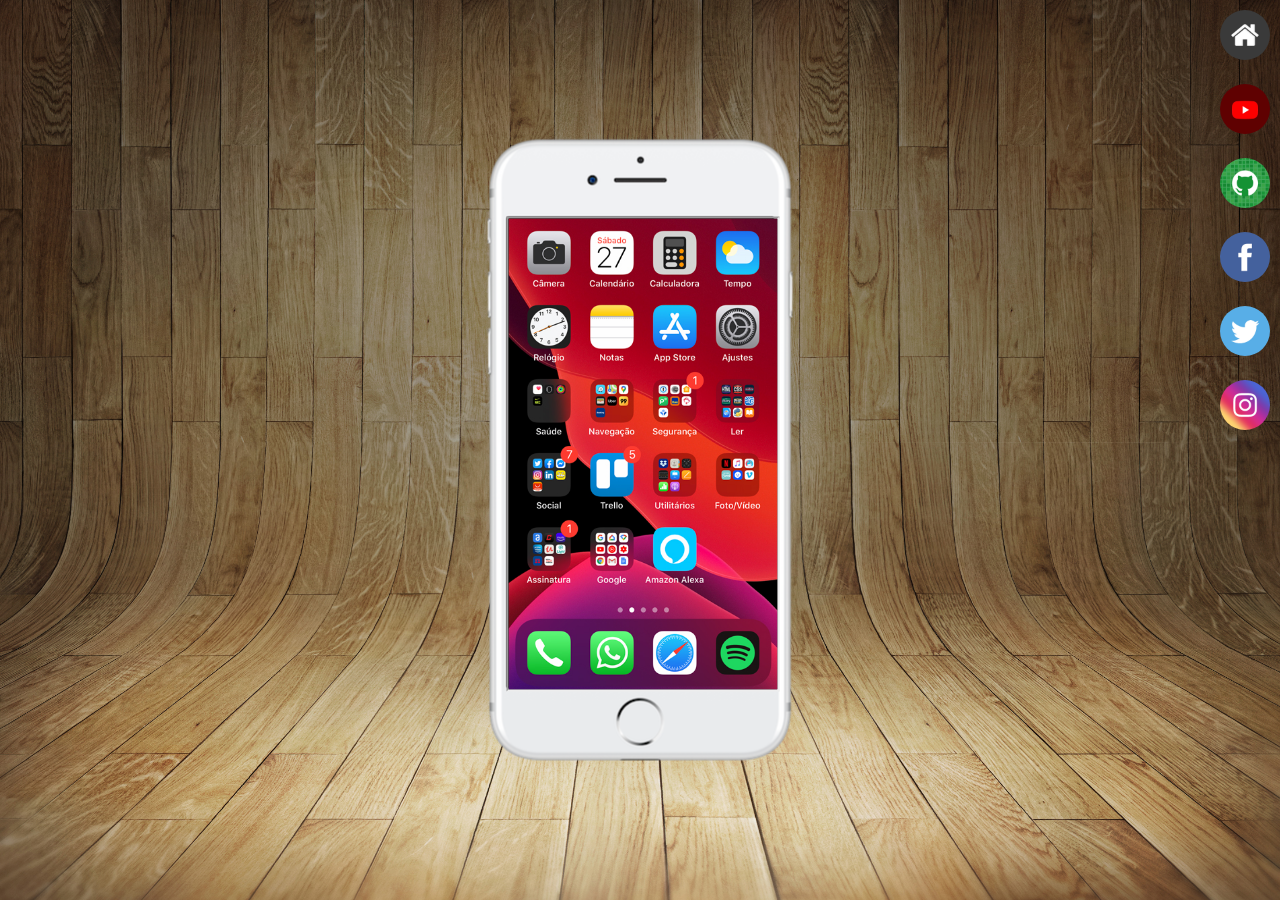
<file: index.html>
<!DOCTYPE html>
<html lang="en">
<head>
    <meta charset="UTF-8">
    <meta name="viewport" content="width=device-width, initial-scale=1.0">
    <title>Rede sociais</title>
    <link rel="shortcut icon" href="imagen/favicon.ico" type="image/x-icon">
    <link rel="stylesheet" href="estilos/style.css">
</head>
<body>
    <main>
        

        <section id="telefone">
            <iframe src="home.html" name="tela" id="tela">
                Seu navegador nao e compativel
            </iframe>

        </section>
        <section id="redes-sociais">
            <a href="home.html" target="tela"><img src="imagen/logo-home.jpg" alt="Home"></a><br>
            <a href="youtube.html" target="tela"><img src="imagen/logo-youtube.jpg" alt="YouTube"></a><br>
            <a href="github.html" target="tela"><img src="imagen/logo-github.jpg" alt="GitHub"></a><br>
            <a href="facebook.html" target="tela"><img src="imagen/logo-facebook.jpg" alt="Facebook"></a><br>
            <a href="twitter.html" target="tela"><img src="imagen/logo-twitter.jpg" alt="X"></a><br>
            <a href="instagram.html" target="tela"><img src="imagen/logo-instagram.jpg" alt="Instagram"></a>
            
    </main>
    
</body>
</html>
</file>
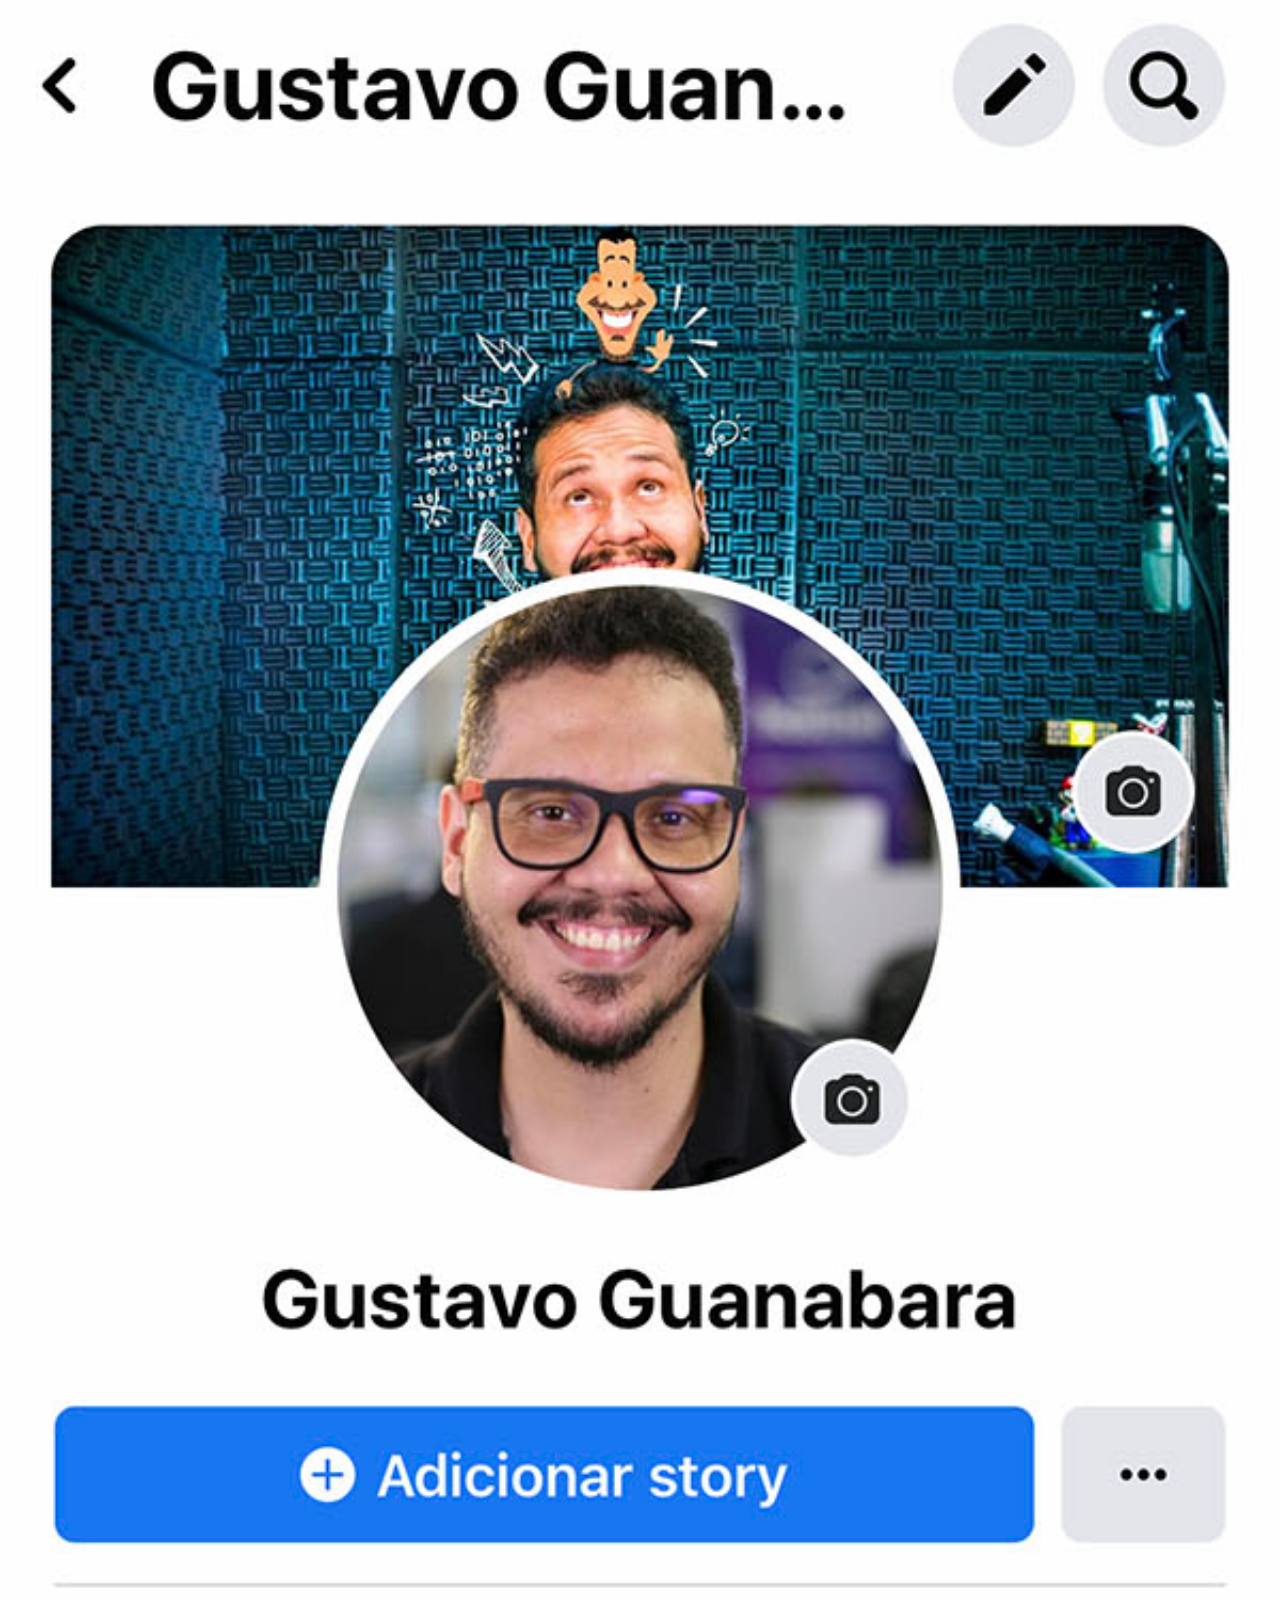
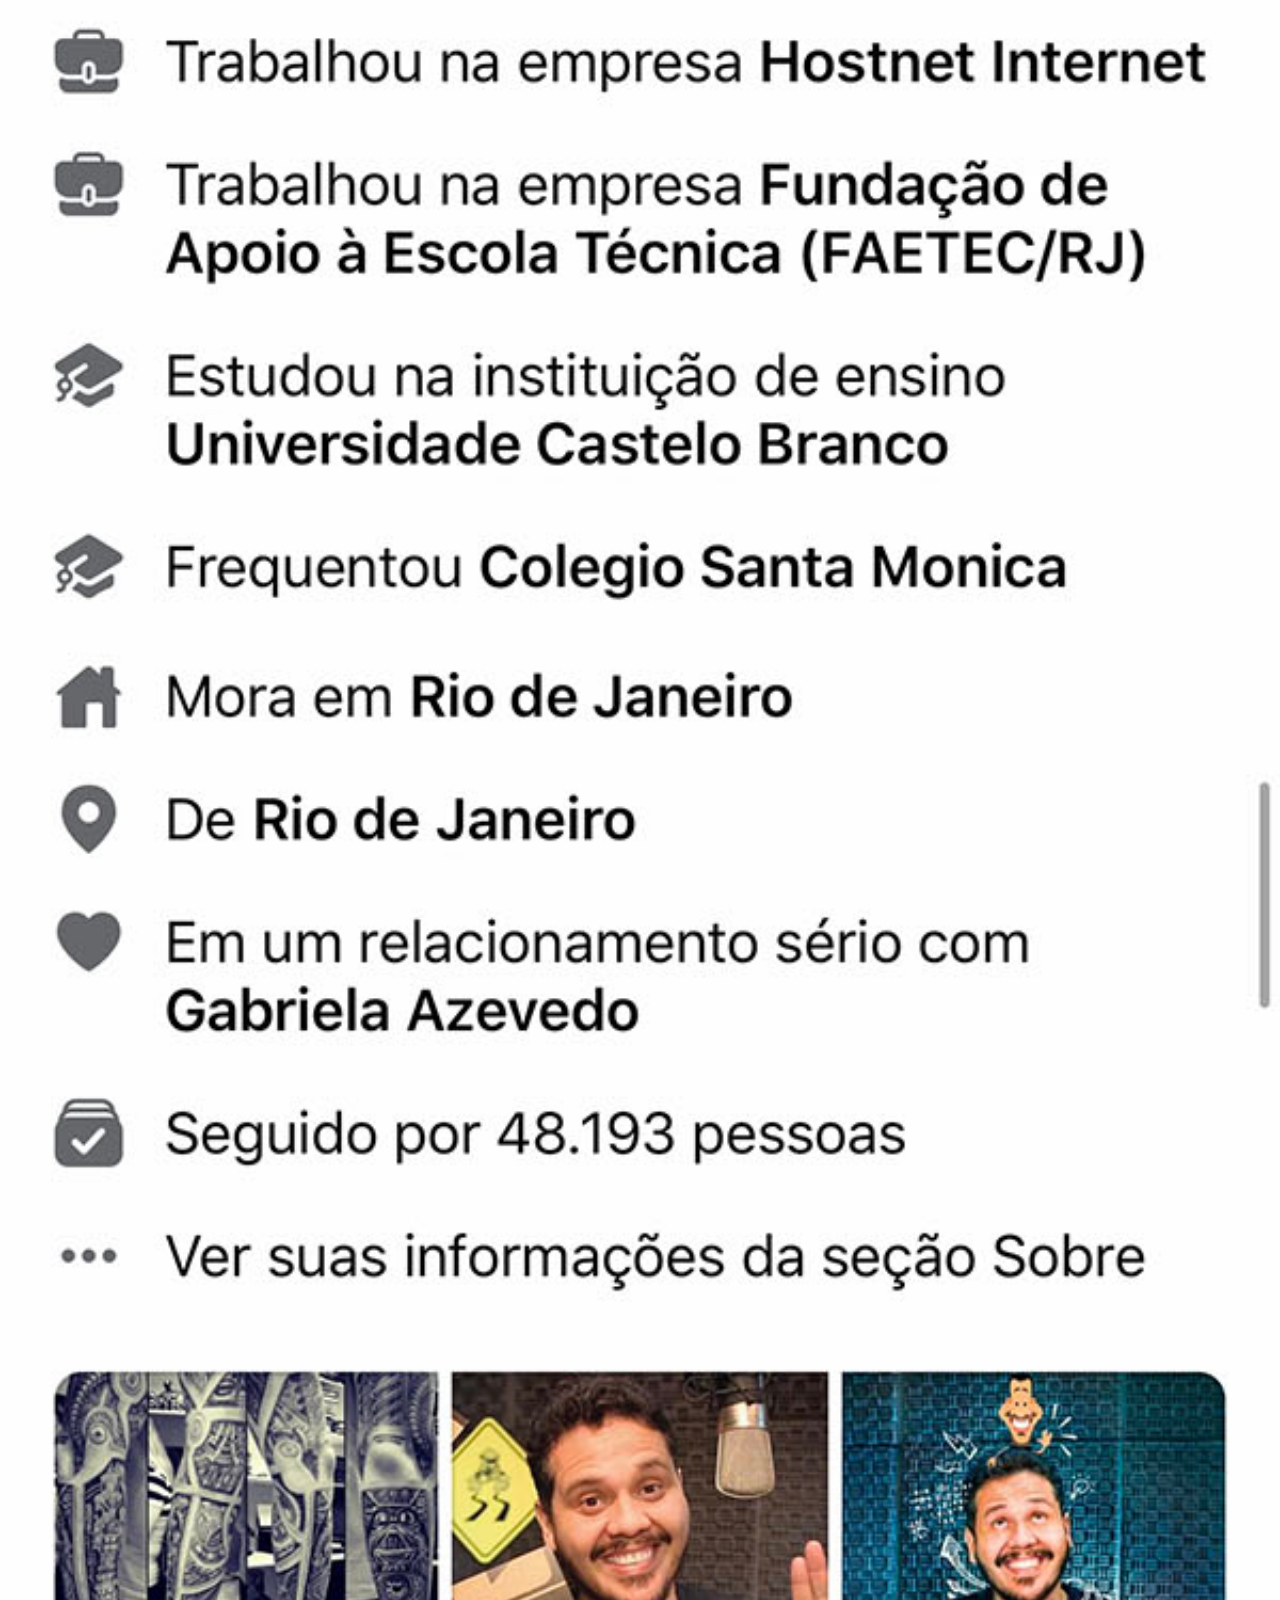
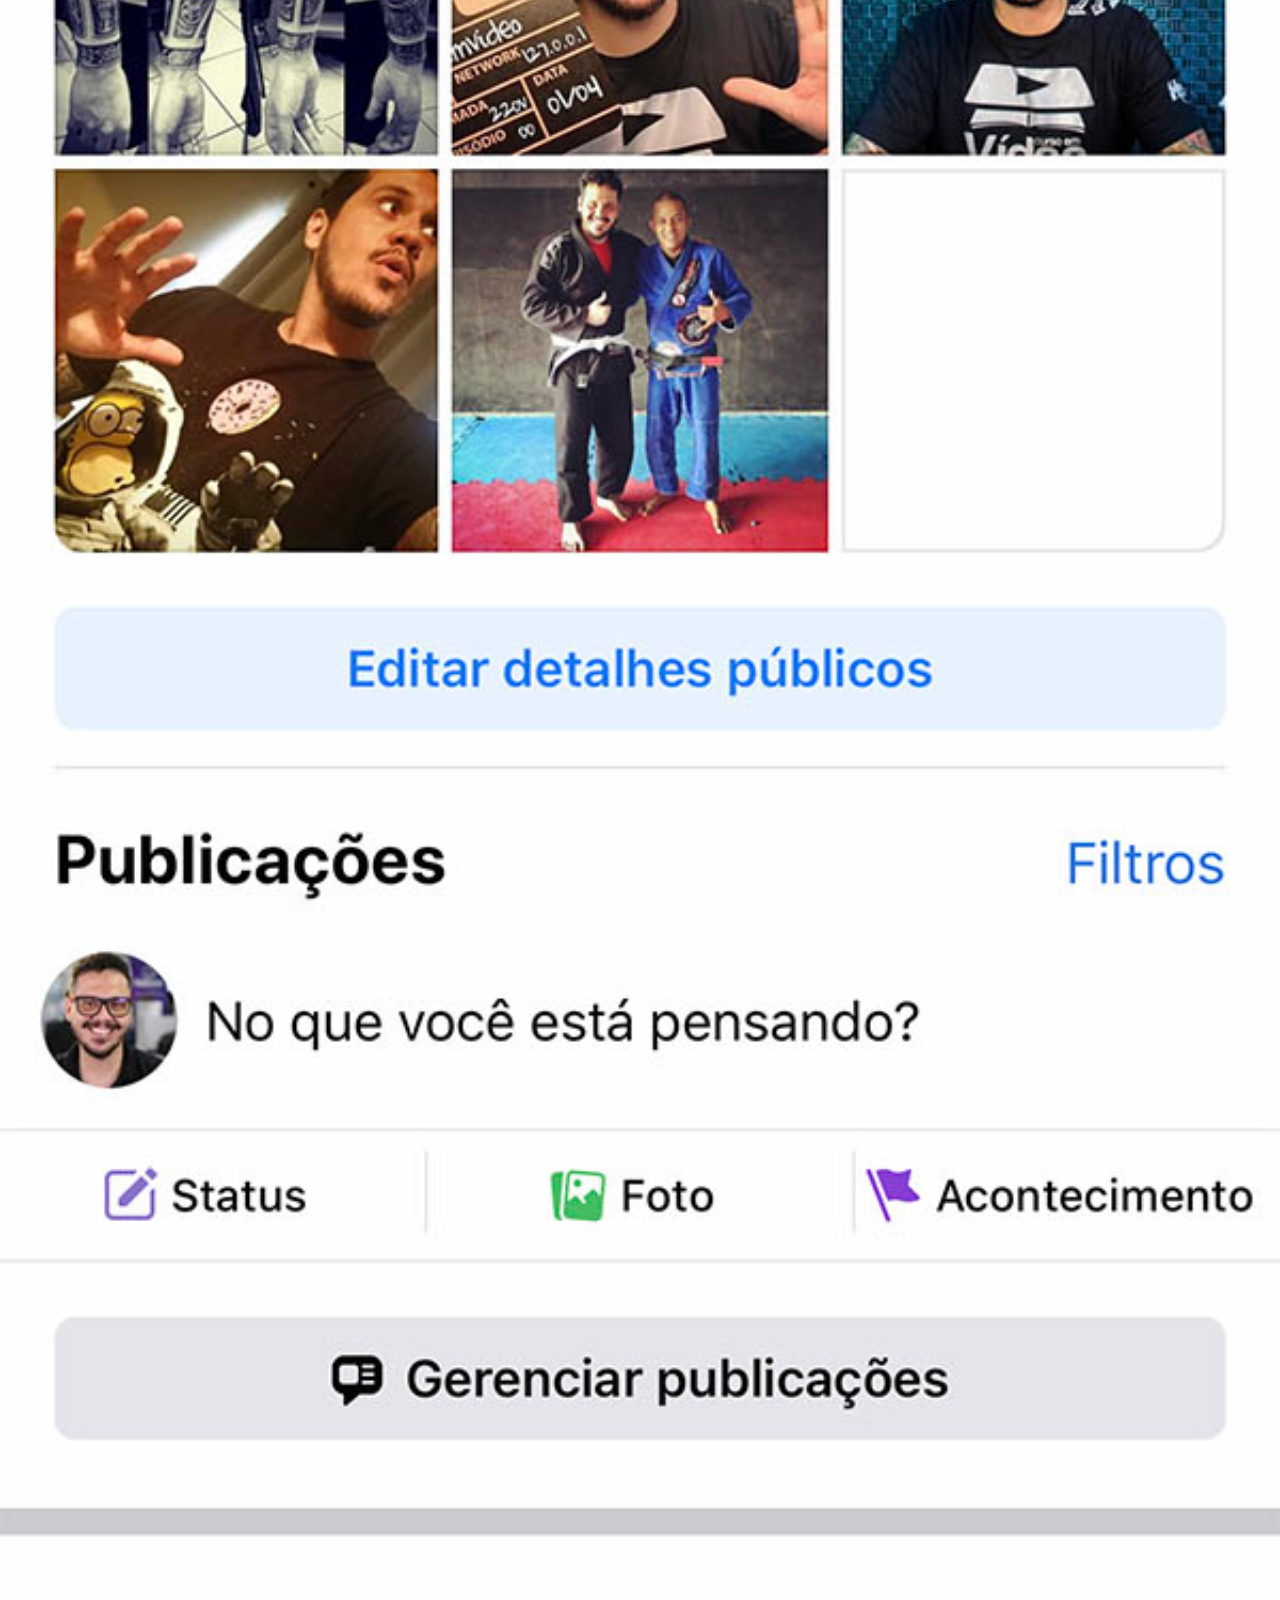
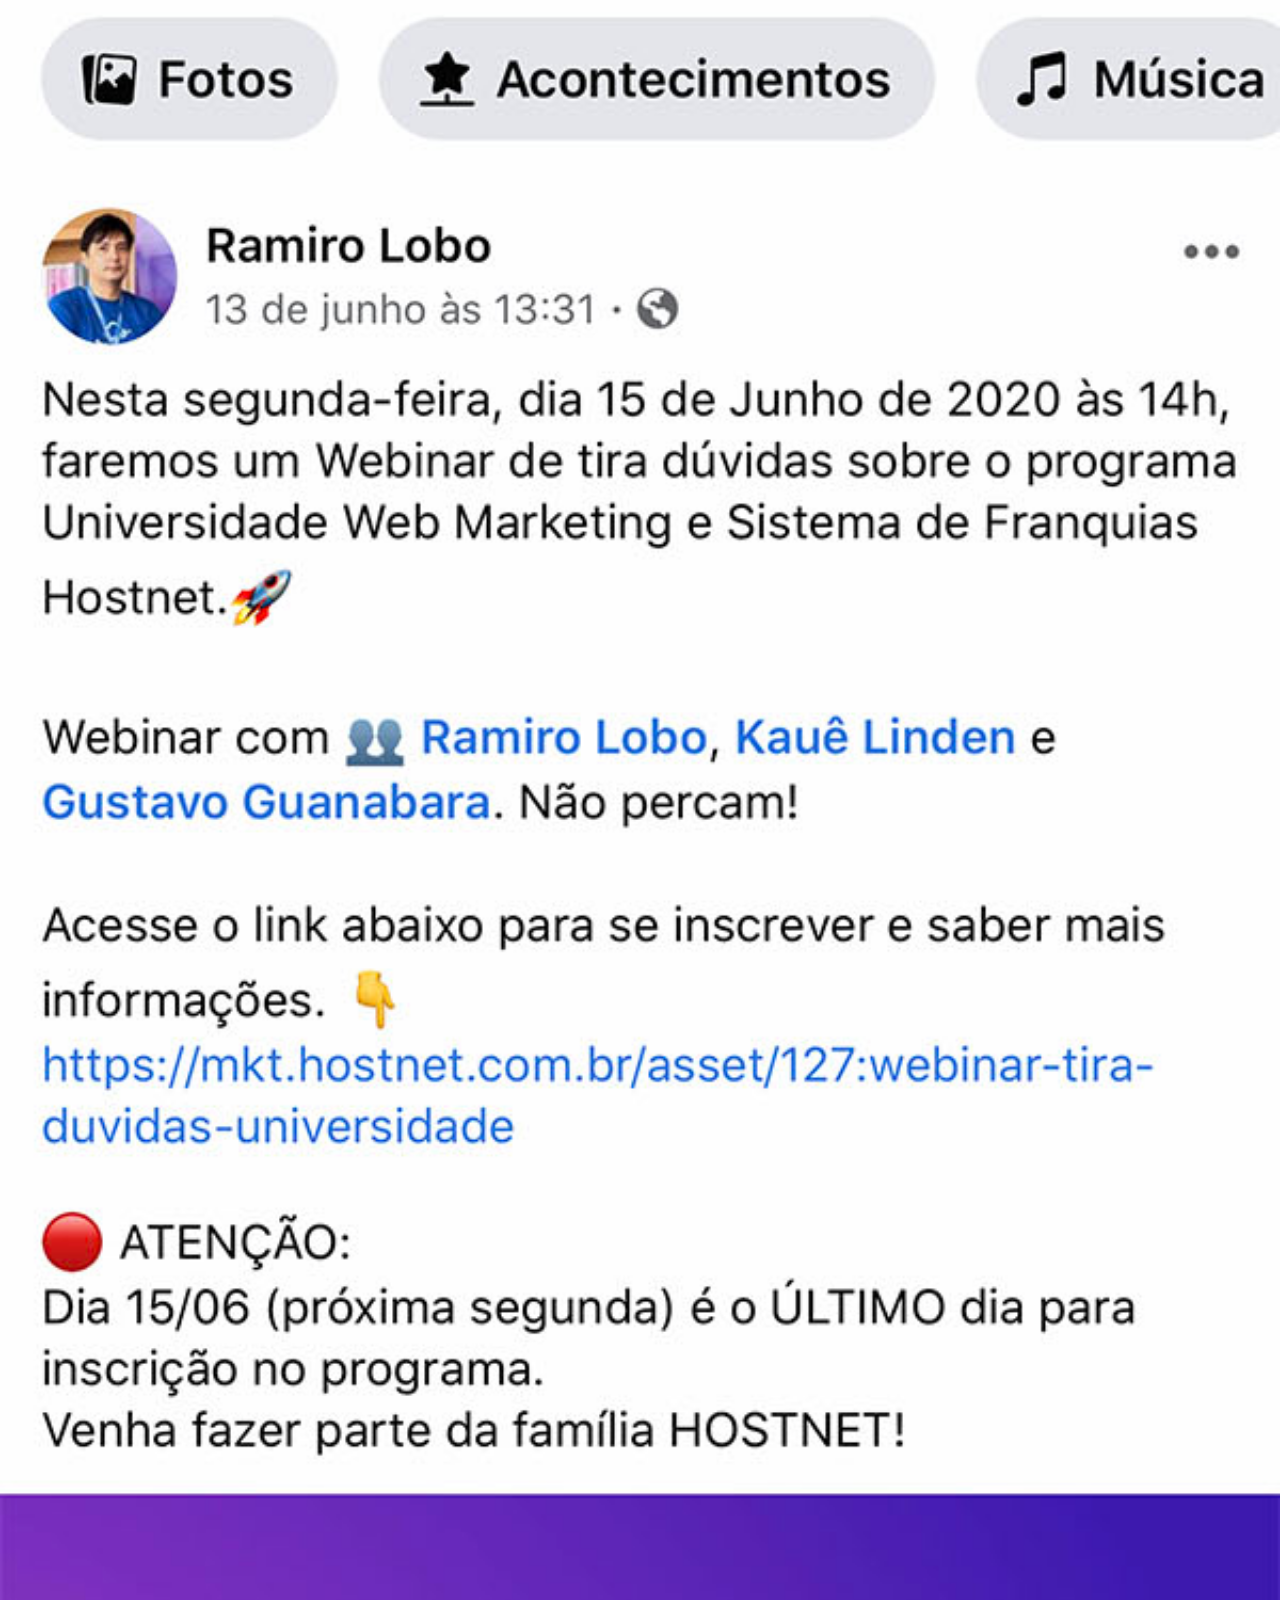
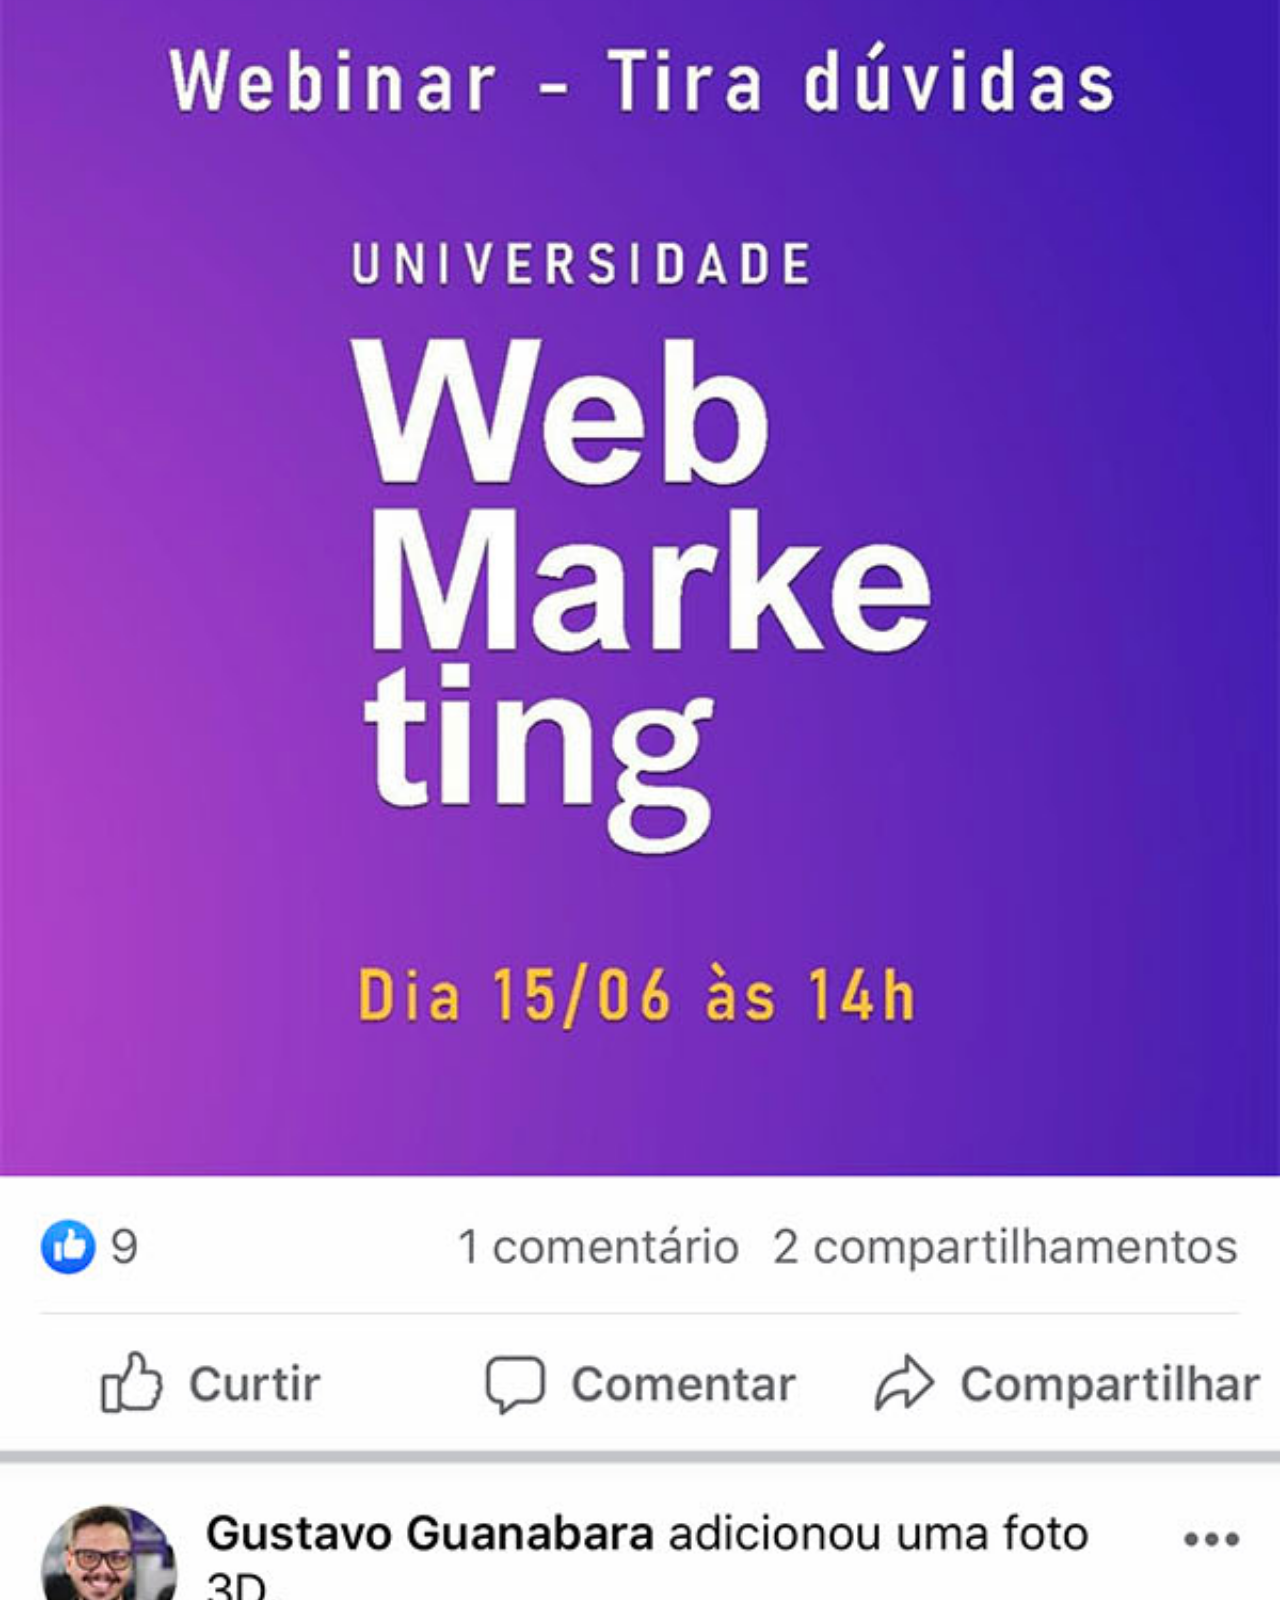
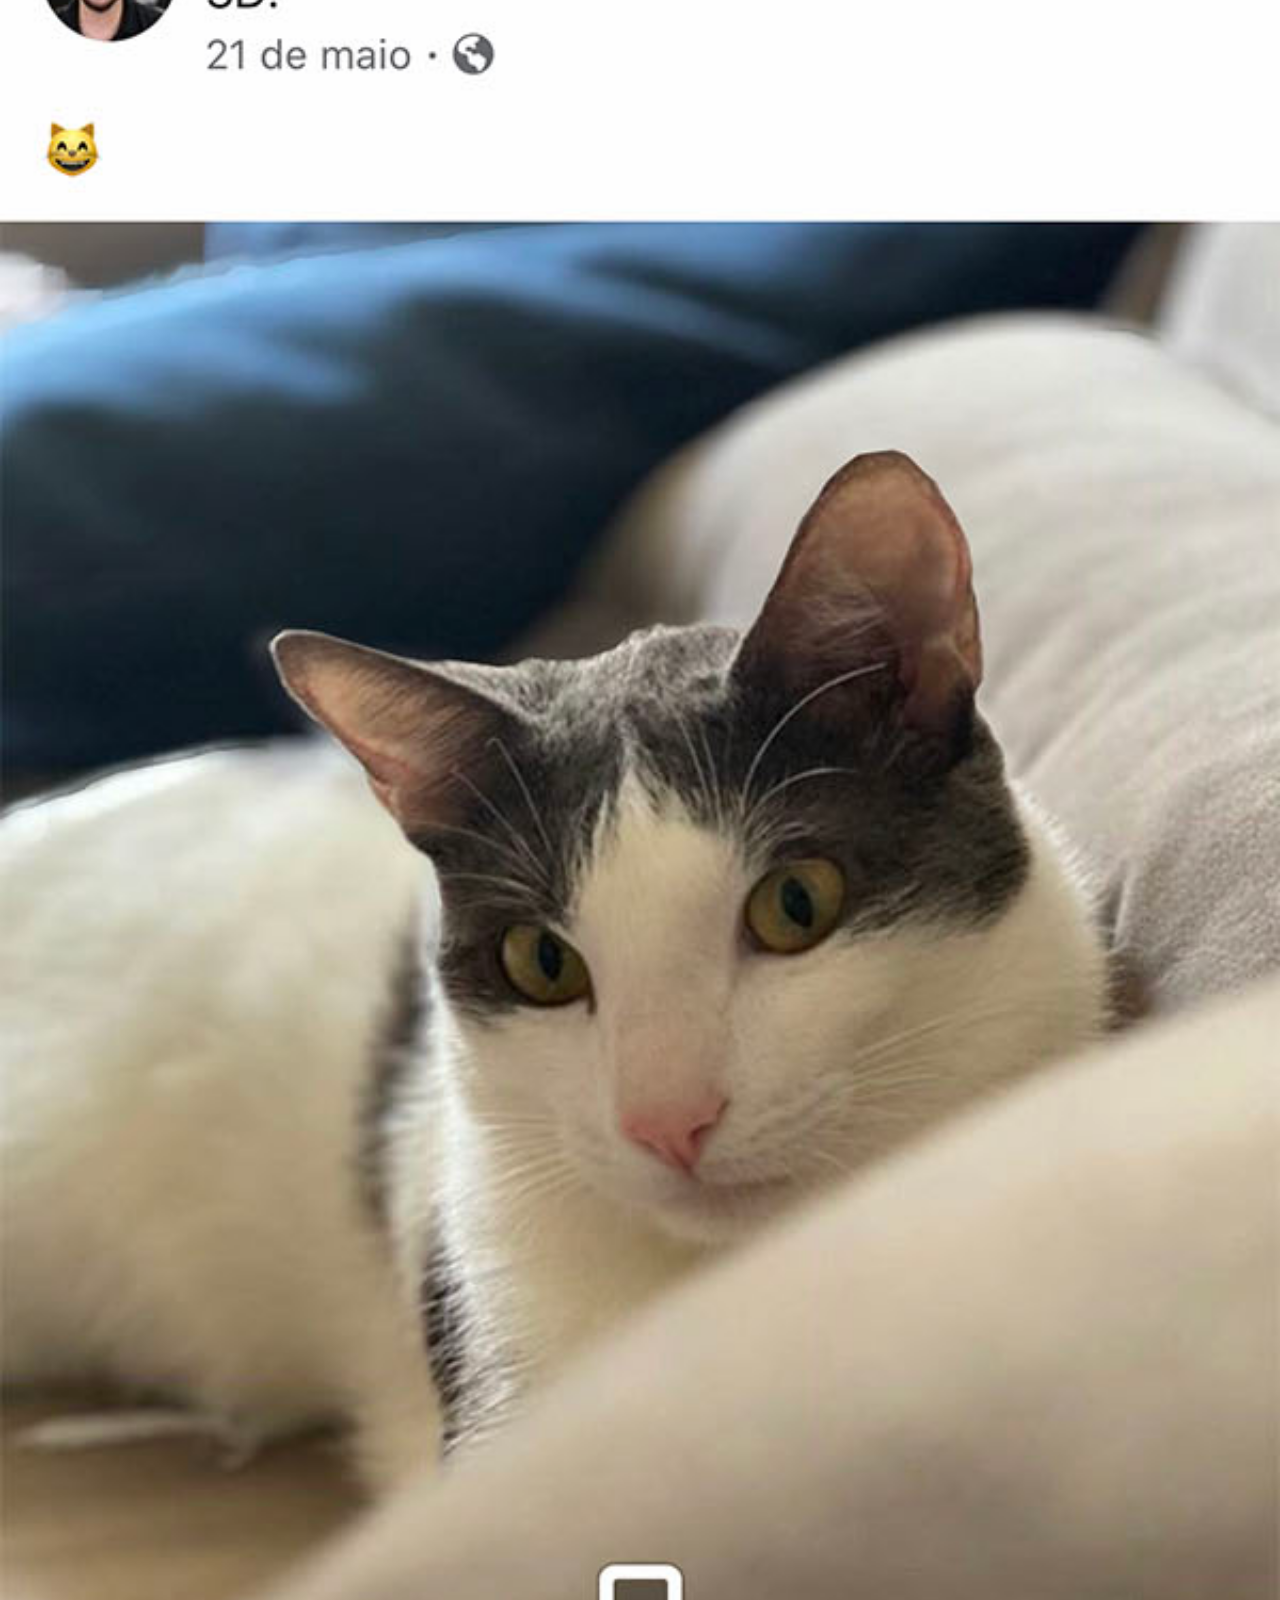
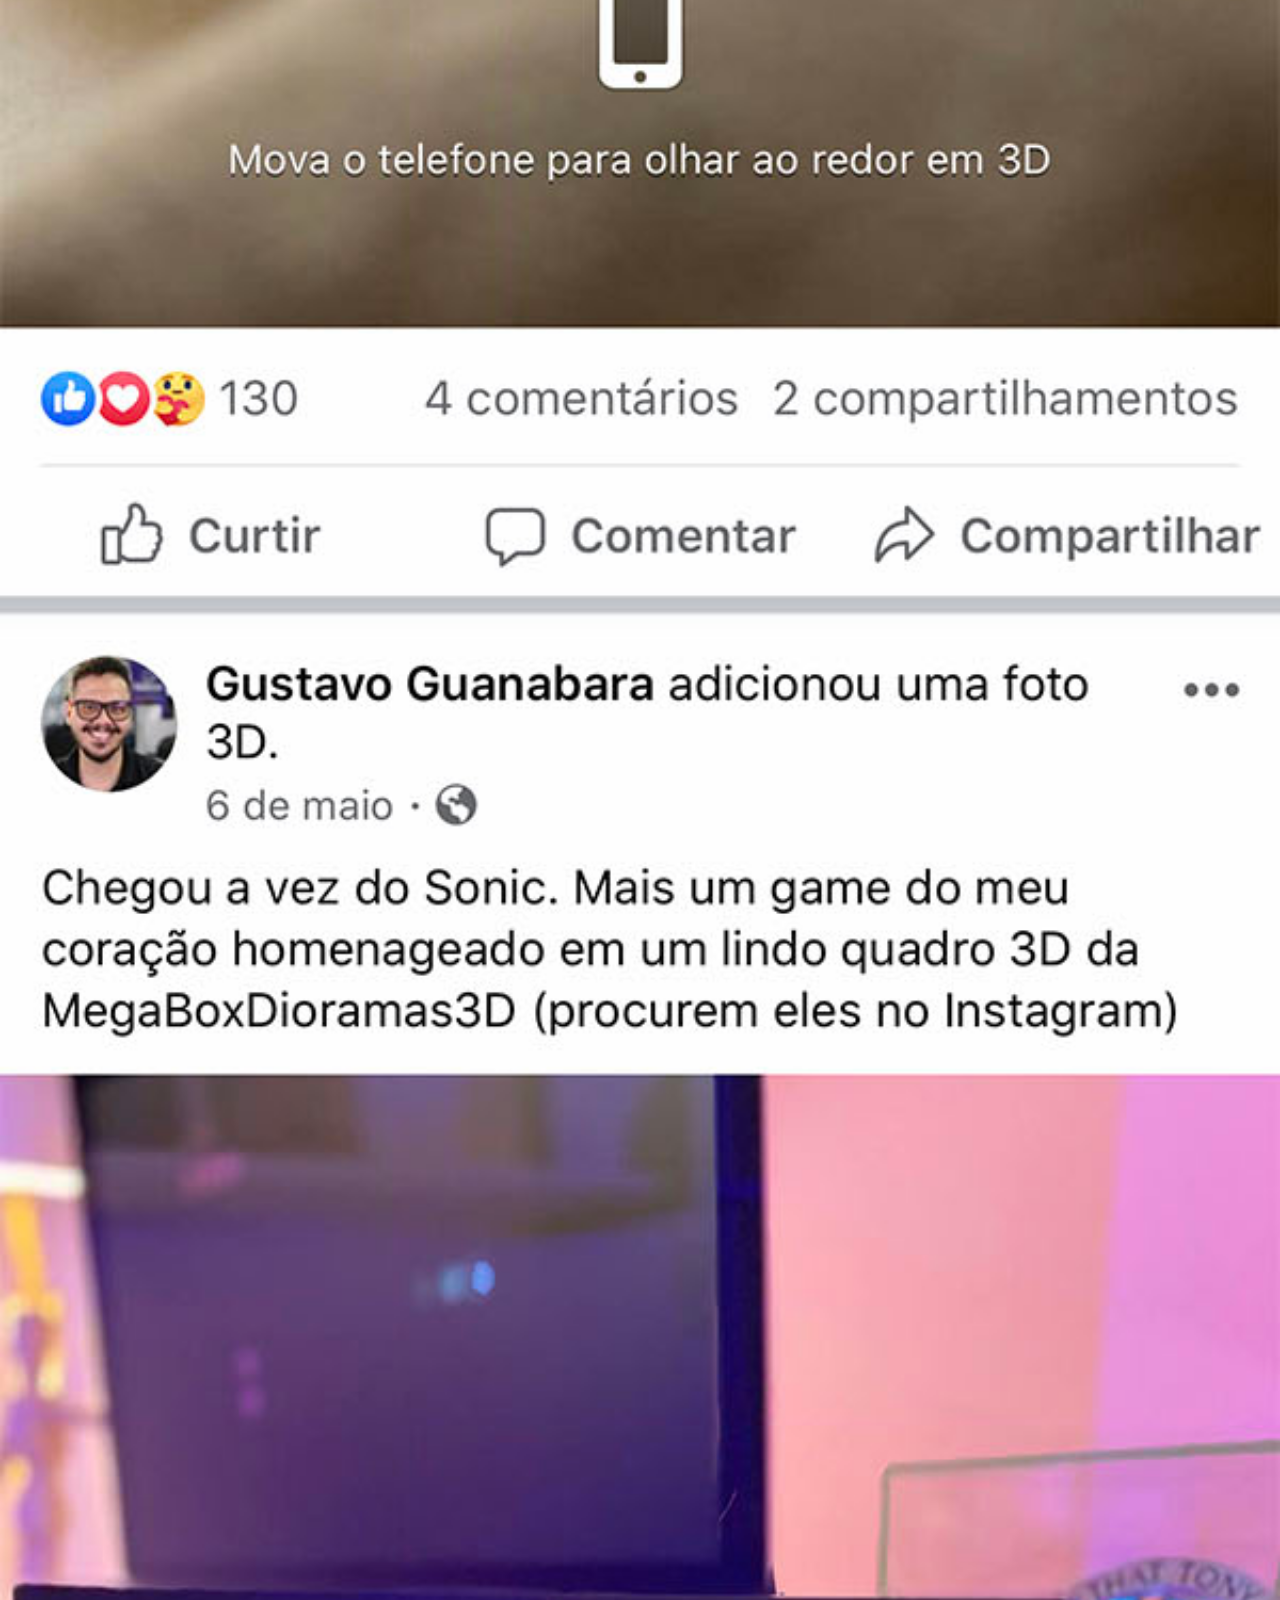
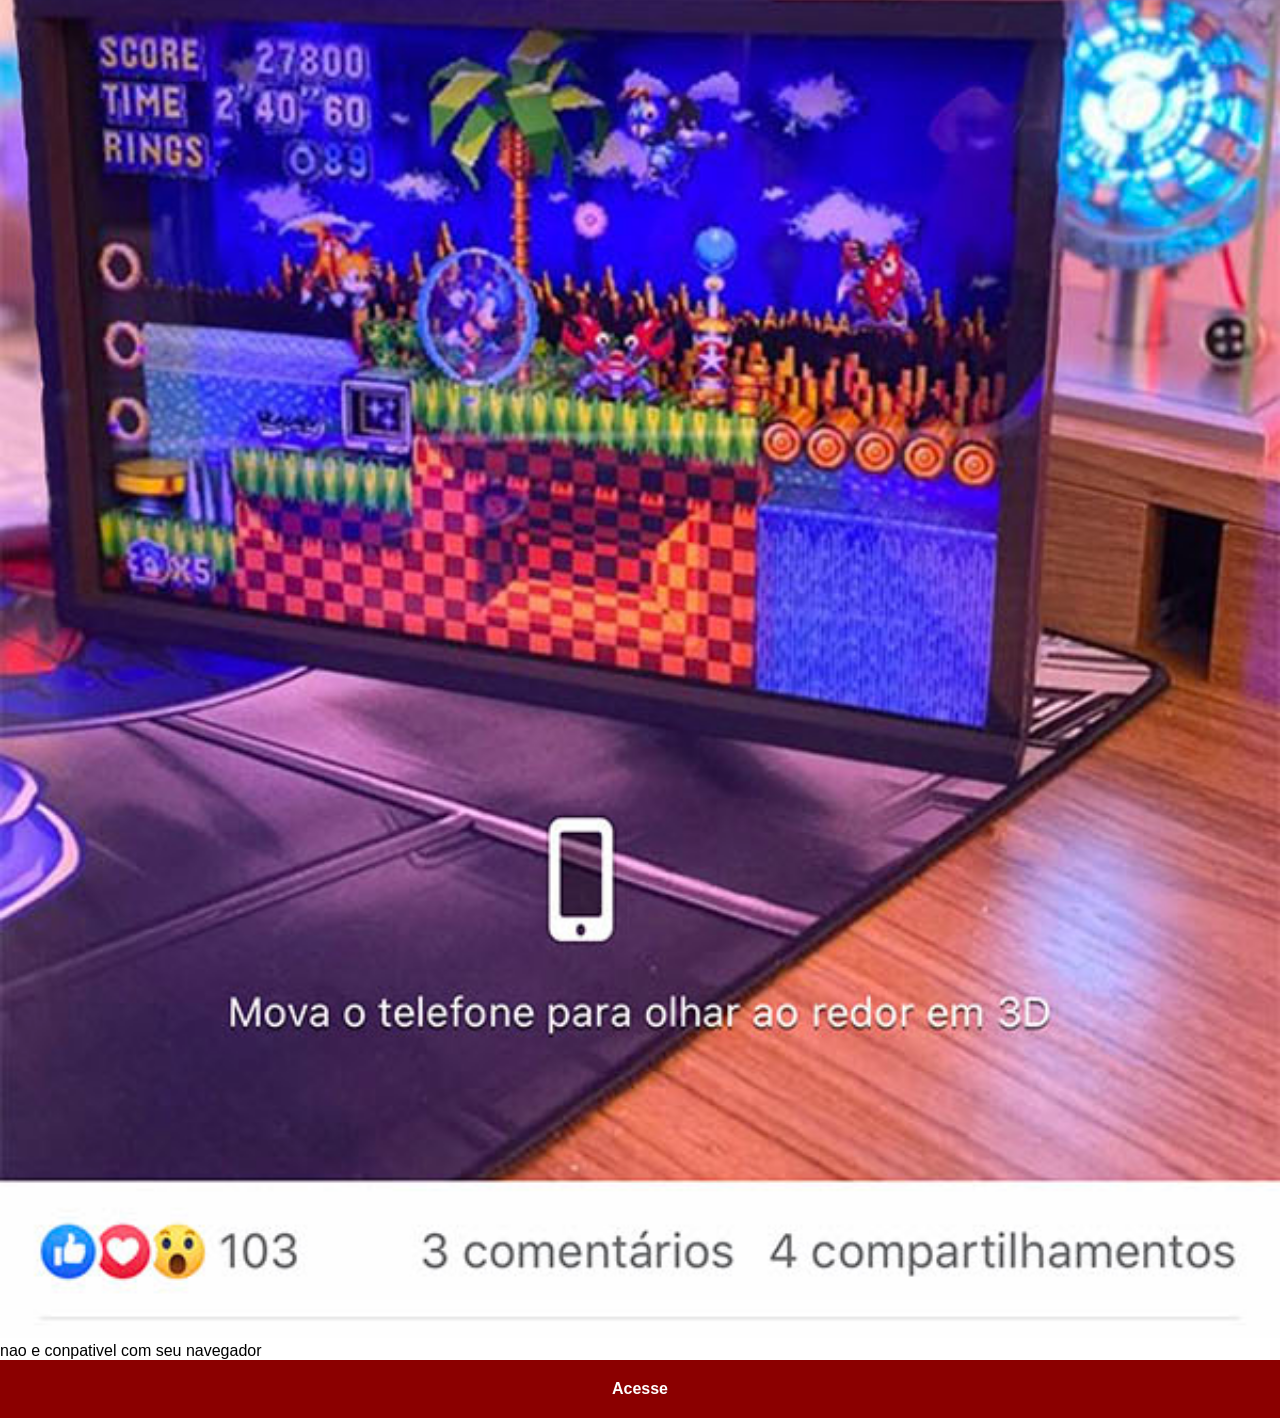
<file: facebook.html>
<!DOCTYPE html>
<html lang="pt-br">
<head>
    <meta charset="UTF-8">
    <meta name="viewport" content="width=device-width, initial-scale=1.0">
    <title>facebook</title>
    <style>
        *{
            margin: 0px;
            padding: 0px;
            font-family: Arial, Helvetica, sans-serif;
        }
        img{
            width: 100%;
        }
        

        a{
            display: block;
            text-align: center;
            background-color: darkred;
            padding: 20px;
            color: white;
            font-weight: bolder;
            text-decoration: solid;
        }
    </style>
</head>
<body>
    <img src="imagen/tela-facebook.jpg" alt="facebook">
    nao e conpativel com seu navegador
    <a href="https://pt-br.facebook.com/">Acesse</a>
    
    
</body>
</html>
</file>
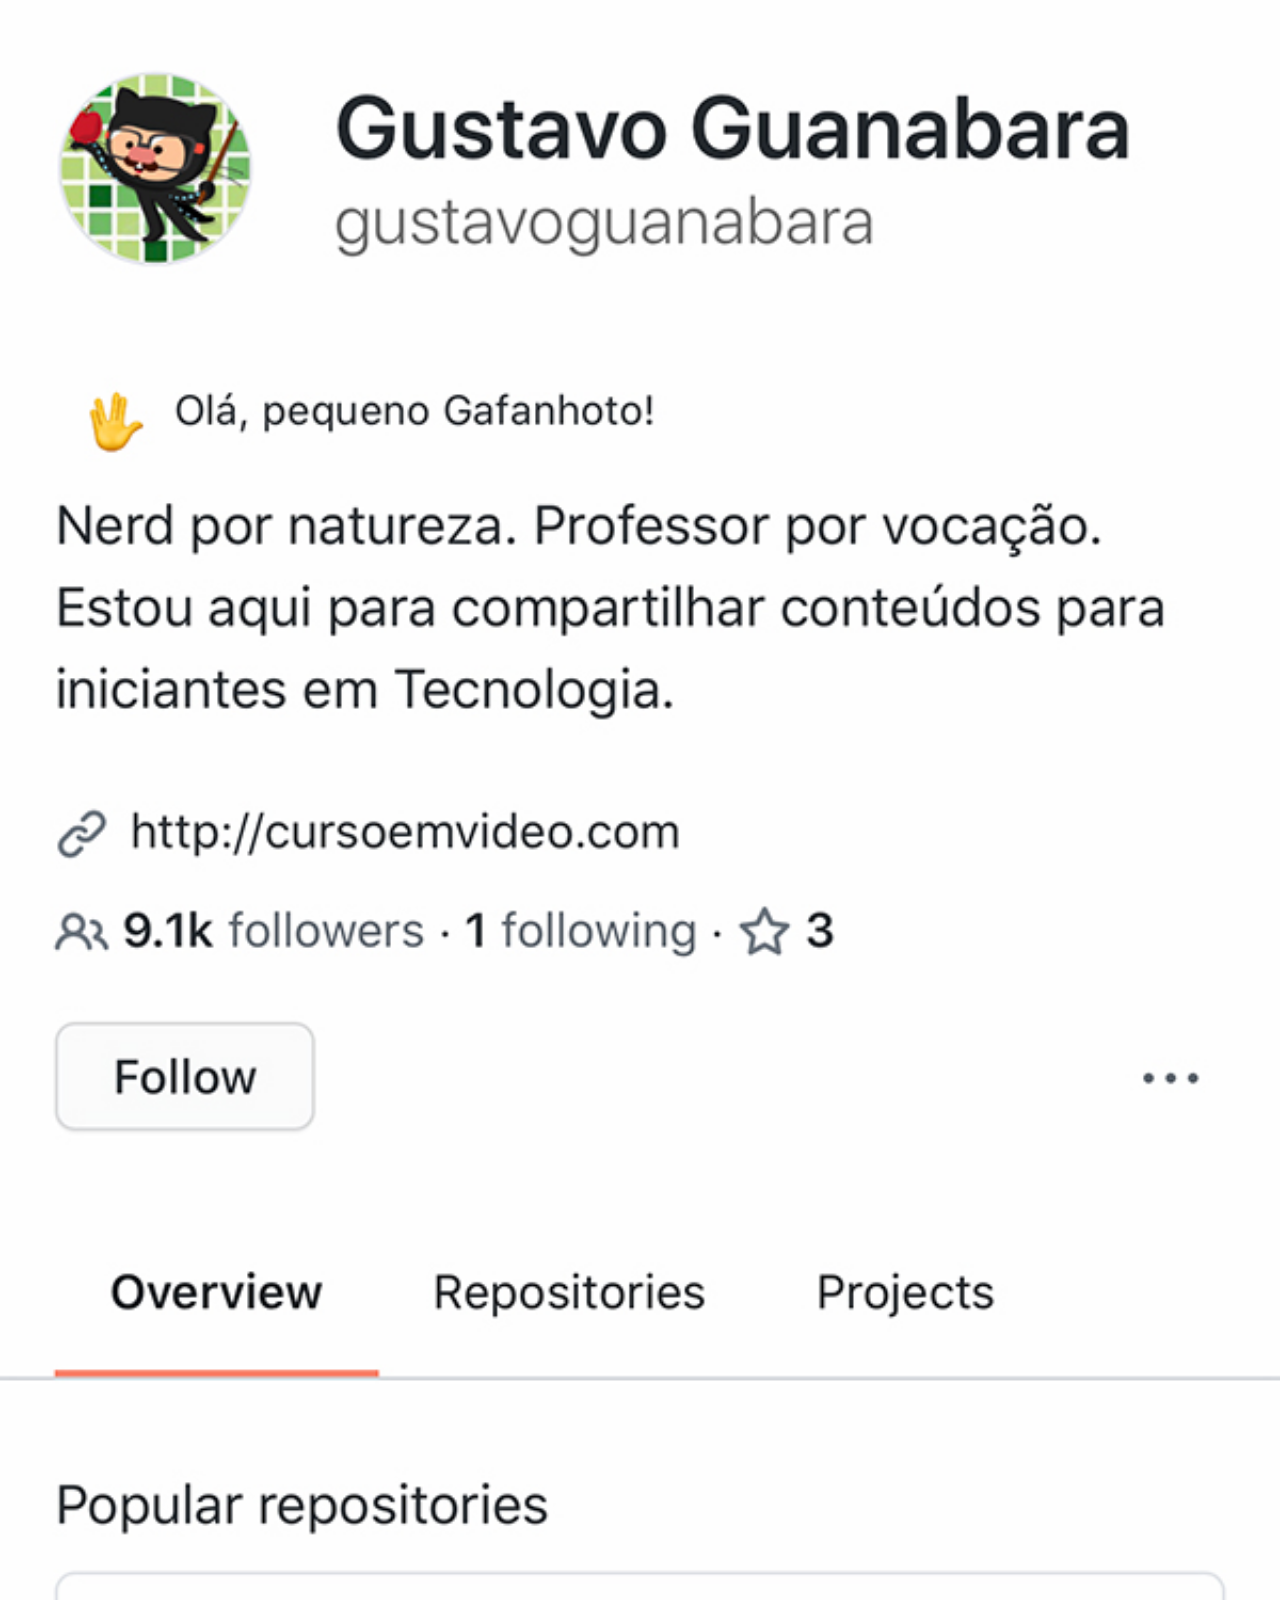
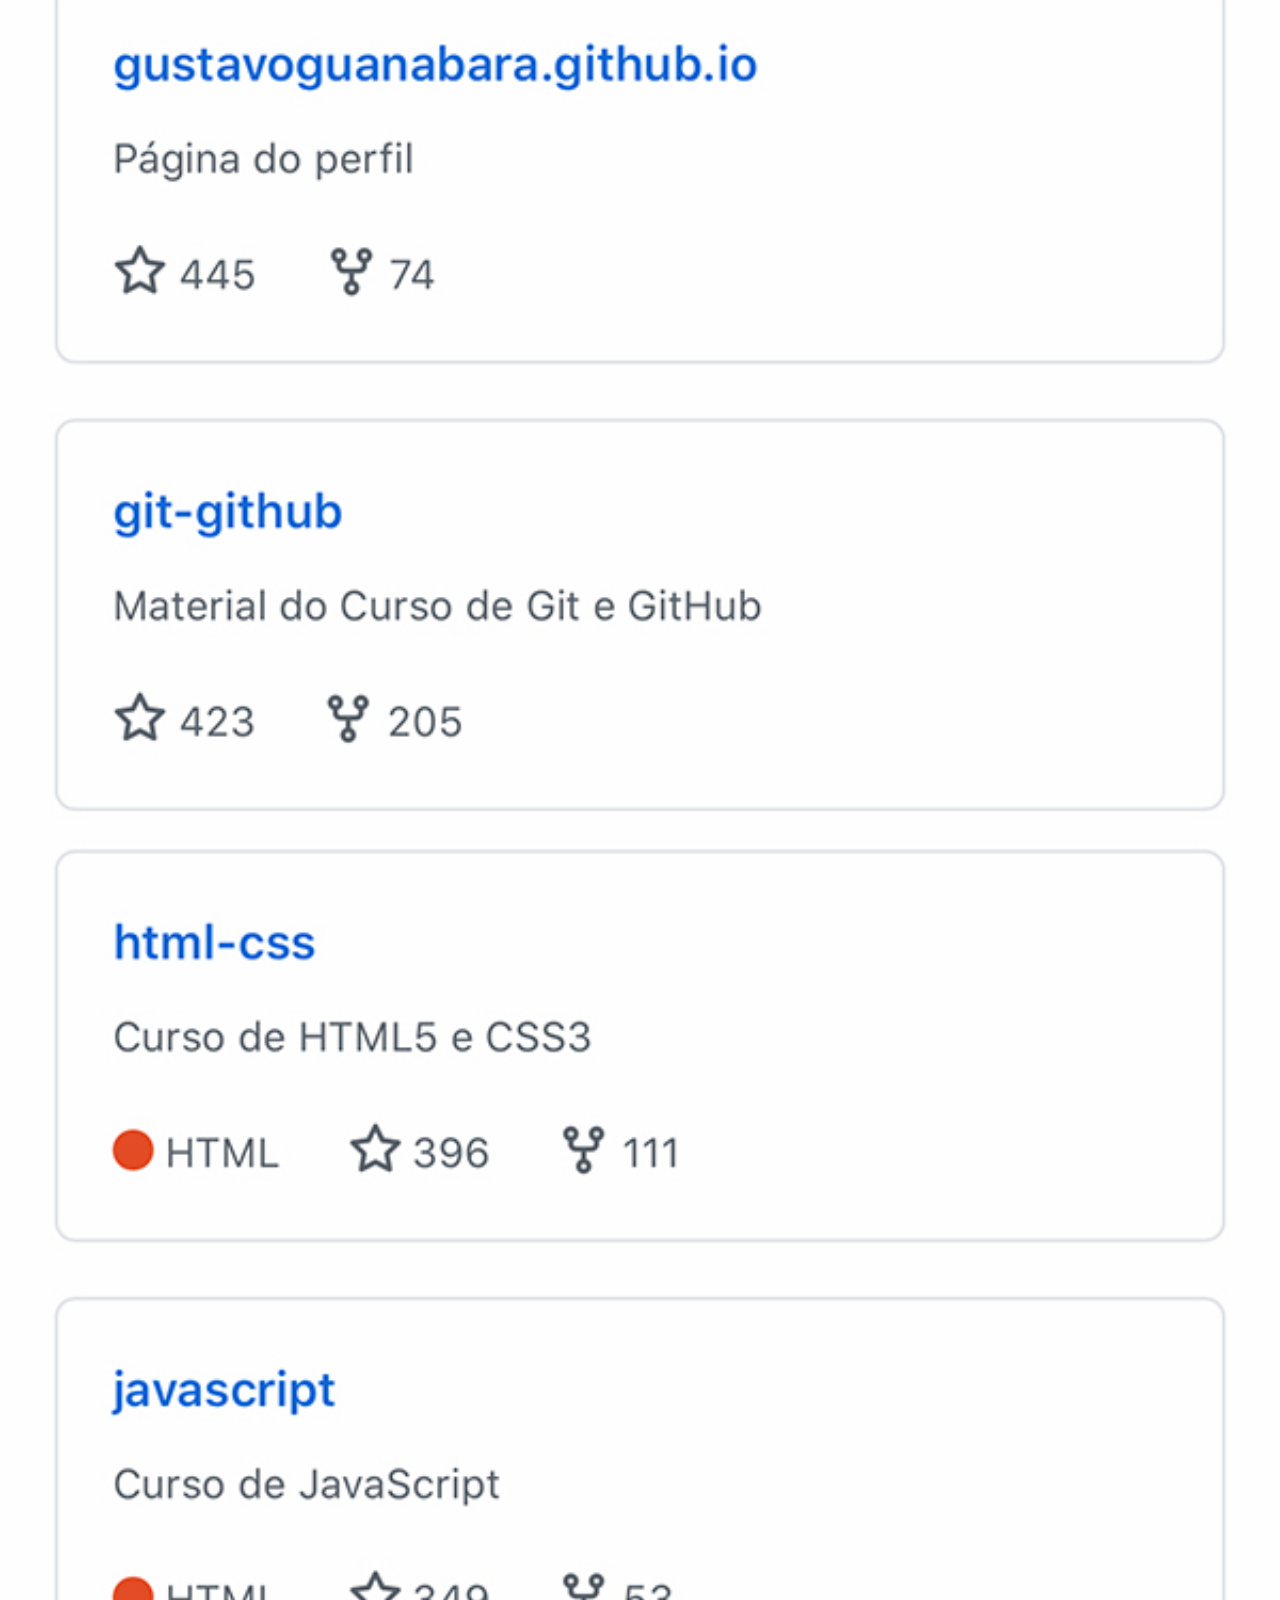
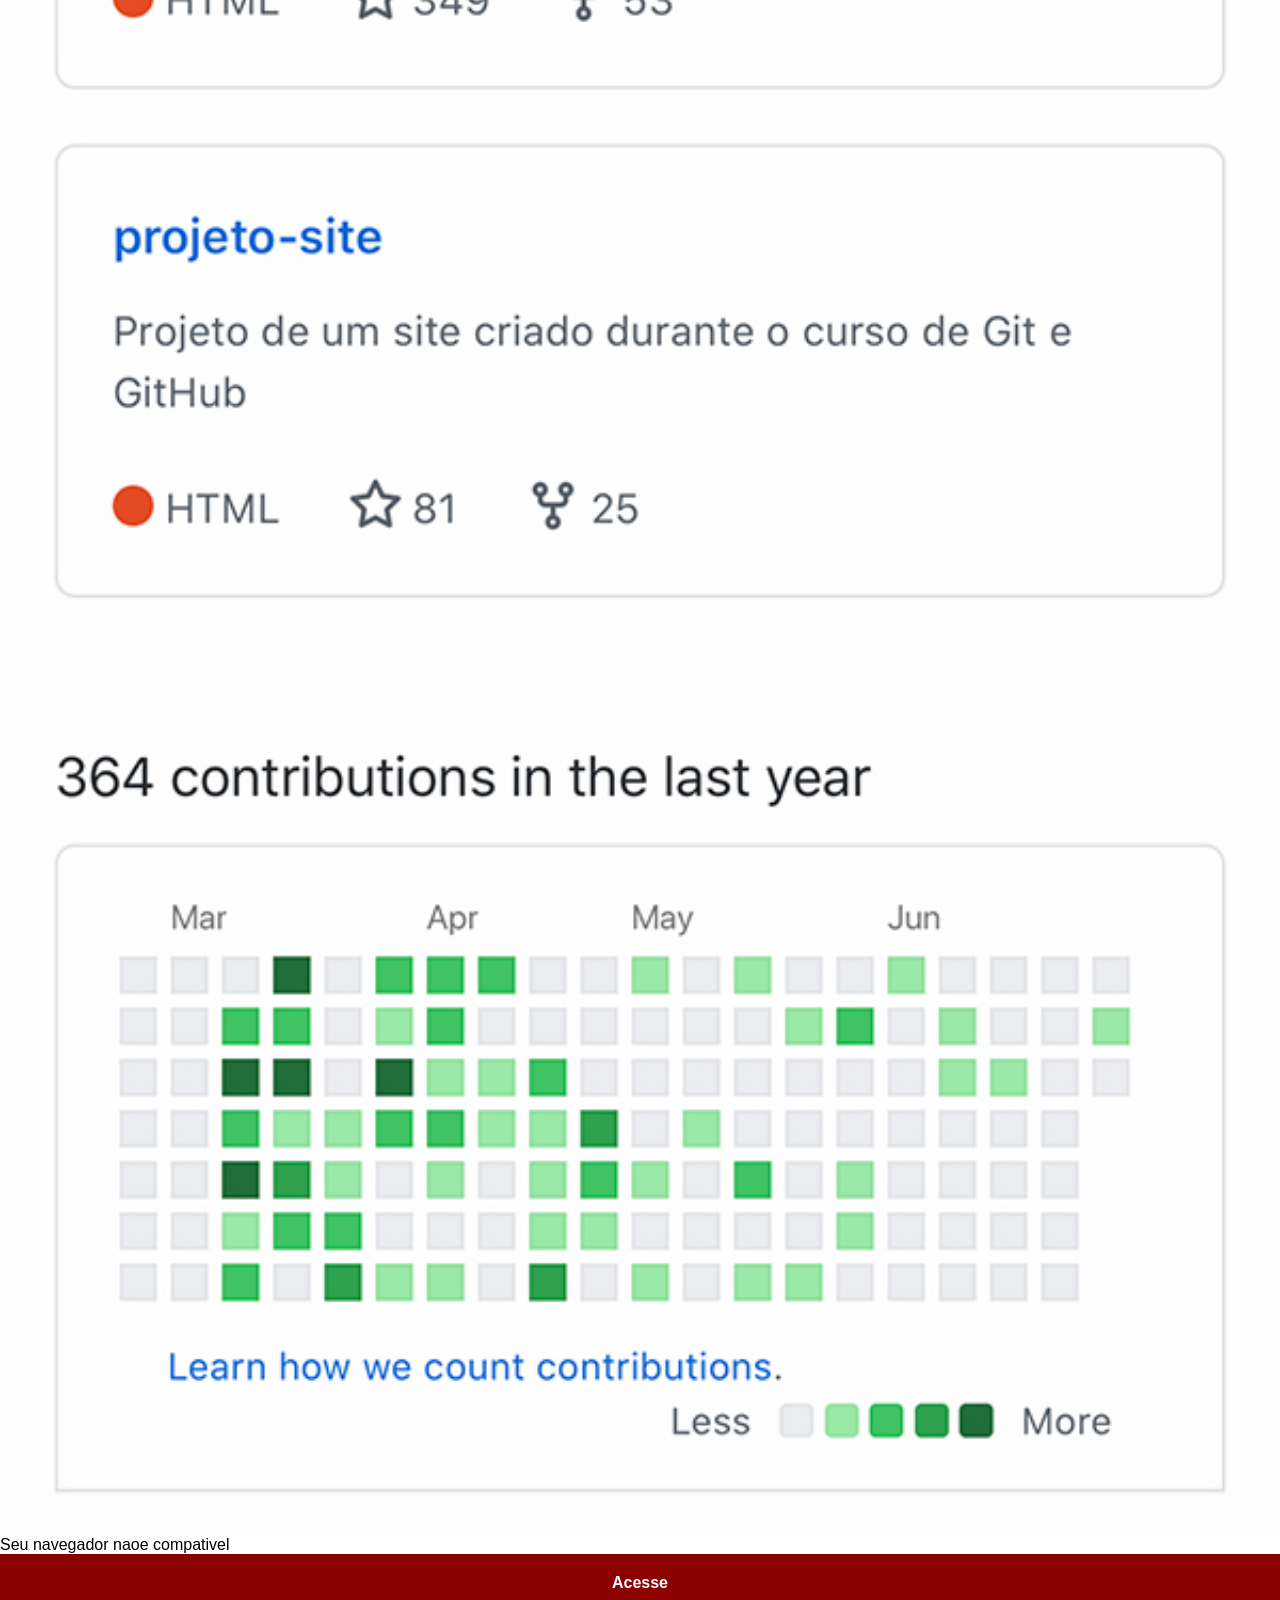
<file: github.html>
<!DOCTYPE html>
<html lang="pt-br">
<head>
    <meta charset="UTF-8">
    <meta name="viewport" content="width=device-width, initial-scale=1.0">
    <title>GitHub</title>
    <style>
        *{
            margin: 0px;
            padding: 0px;
            font-family: Arial, Helvetica, sans-serif;
        }
         ::-webkit-scrollbar{
            width: 0px;
            height: 0px;
        }
        img{
            width: 100%;
        }
        
        a{
            display: block;
            background-color: darkred;
            color: white;
            padding: 20px;
            text-align: center;
            font-weight: bolder;
            text-decoration: solid;
        }

    </style>
</head>
<body>
    <img src="imagen/tela-github.jpg" alt="GitHub">
    Seu navegador naoe compativel
    <a href="https://github.com/gustavoguanabara" target="">Acesse</a>
    
    
</body>
</html>
</file>
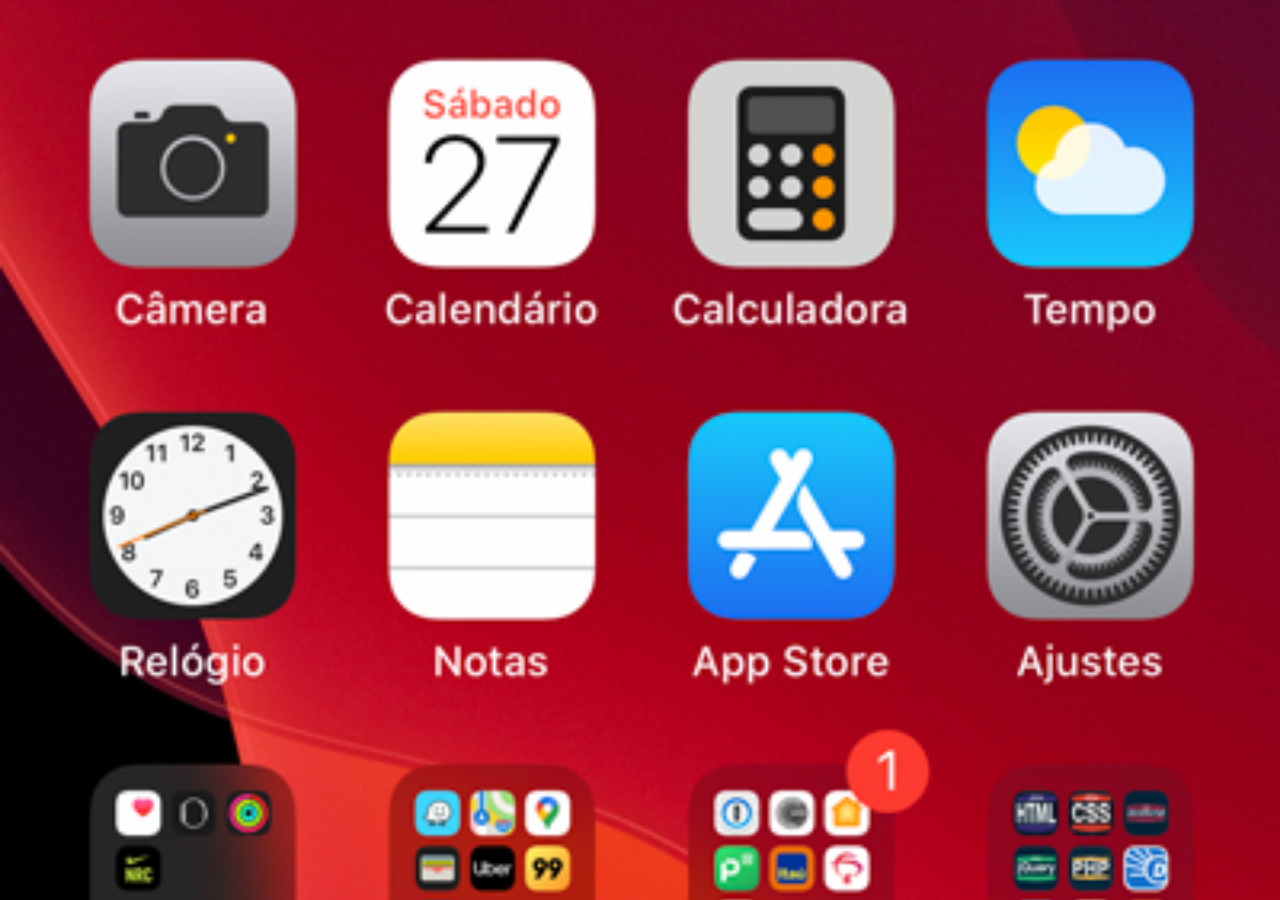
<file: home.html>
<!DOCTYPE html>
<html lang="pt-br">
<head>
    <meta charset="UTF-8">
    <meta name="viewport" content="width=device-width, initial-scale=1.0">
    <title>Document</title>
    <style>
        *{
            margin: 0px;
            padding: 0px;
        }
        body{
            width: 100%;
            height: 100vh;
            background: black url(imagen/tela-home.jpg) no-repeat top center;
            background-size: cover;
        }

    </style>
</head>
<body>

    
</body>
</html>
</file>
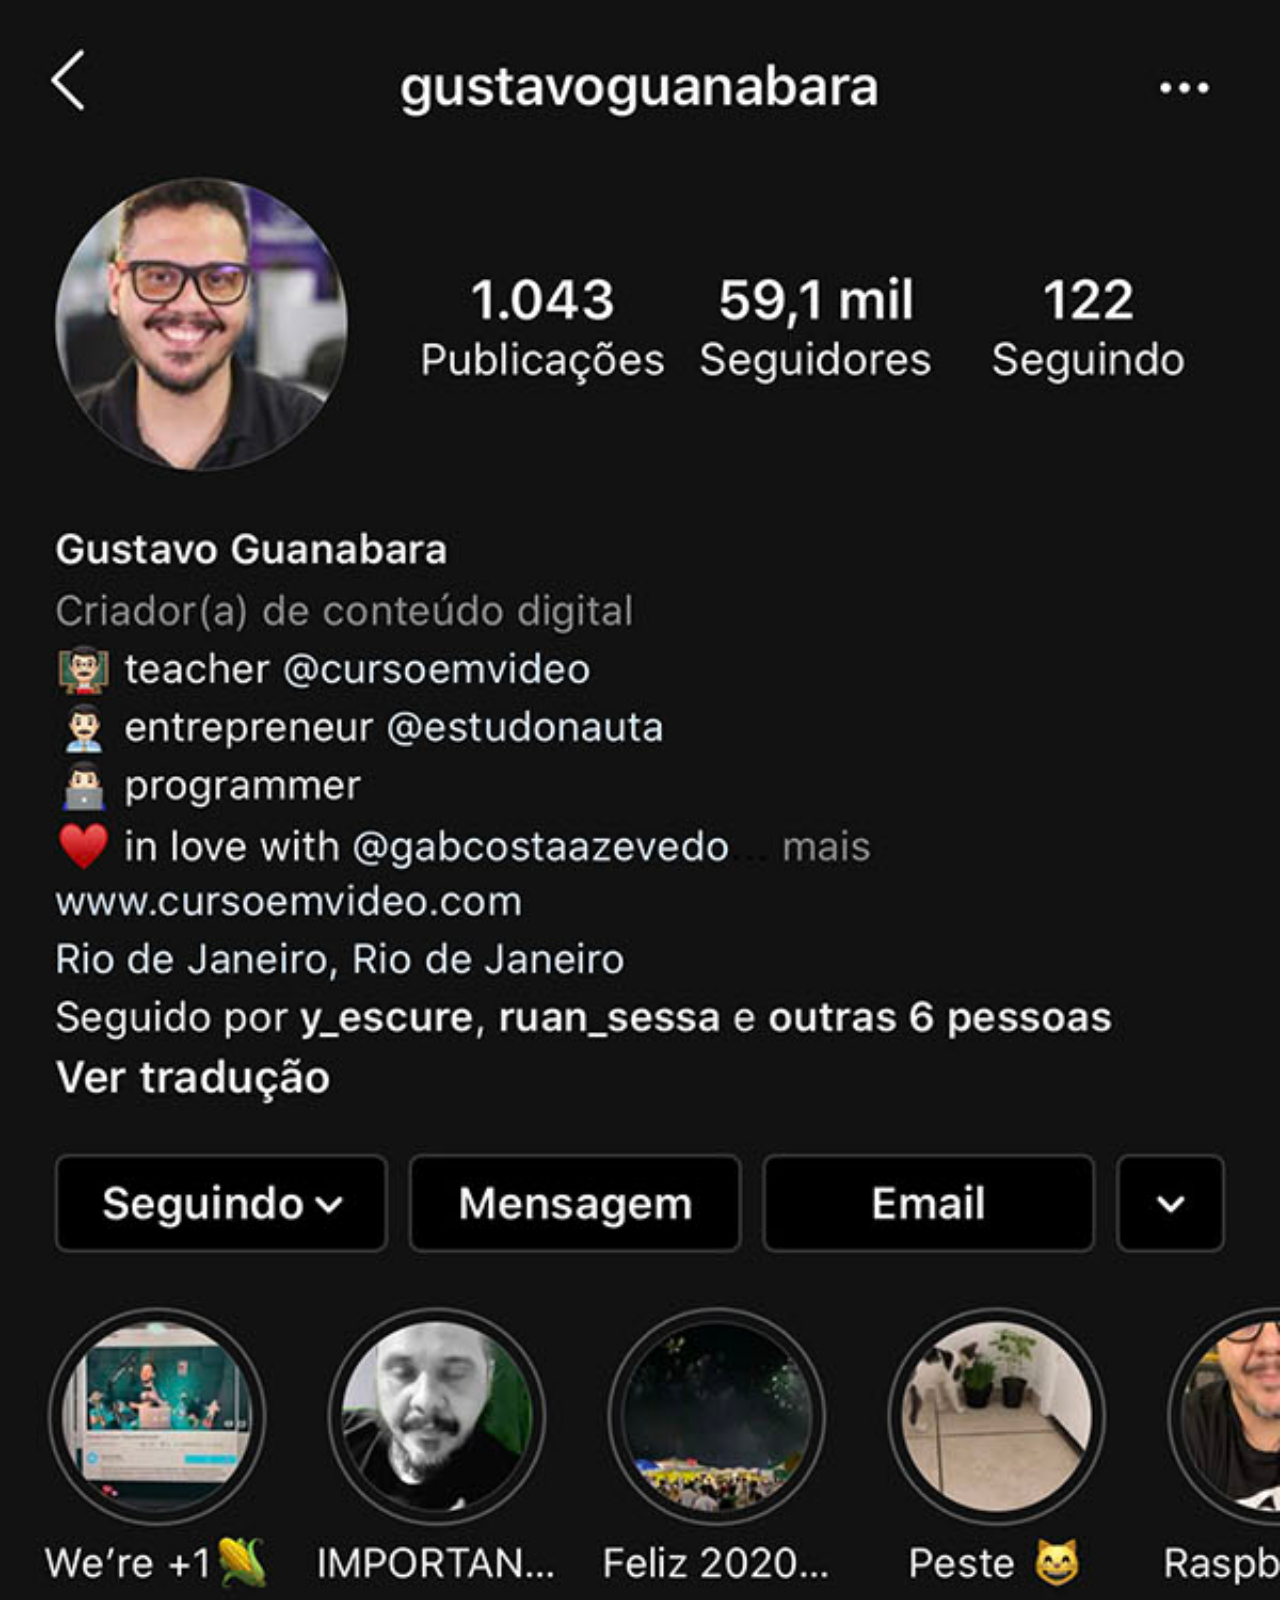
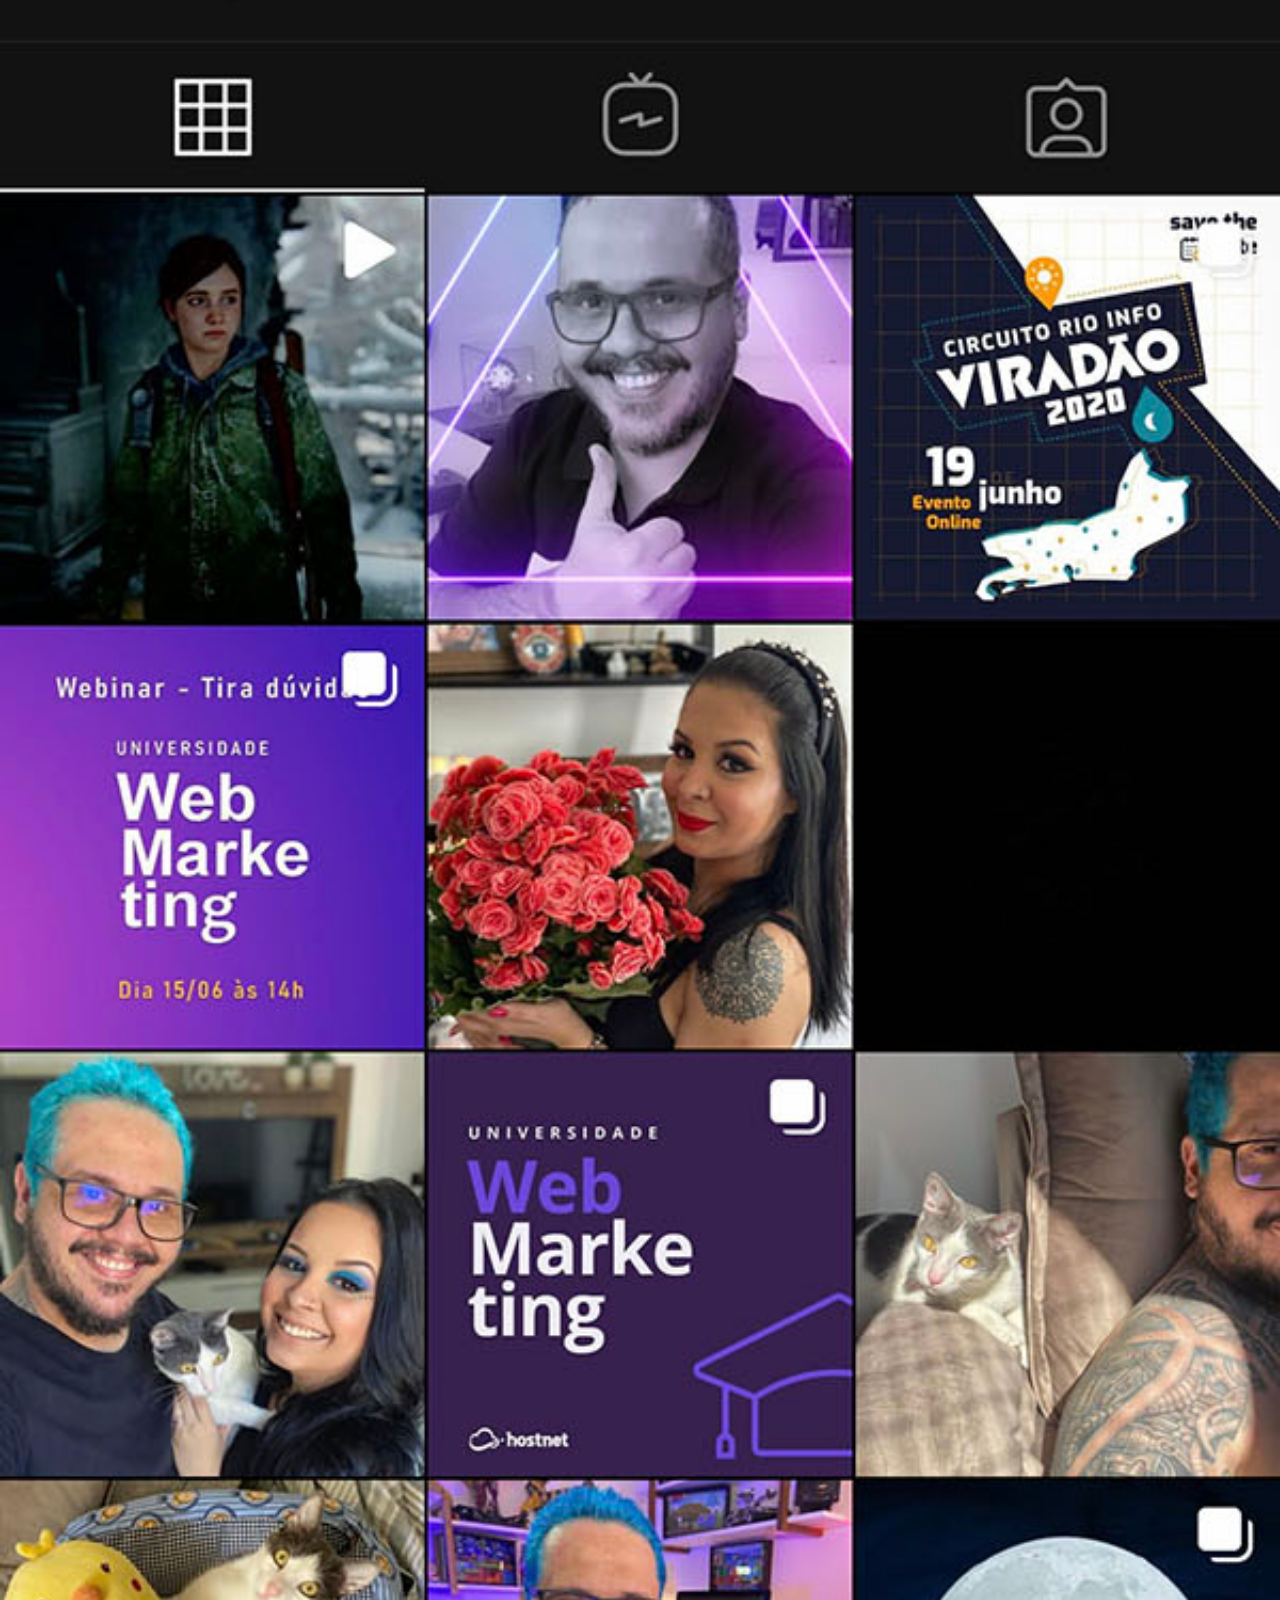
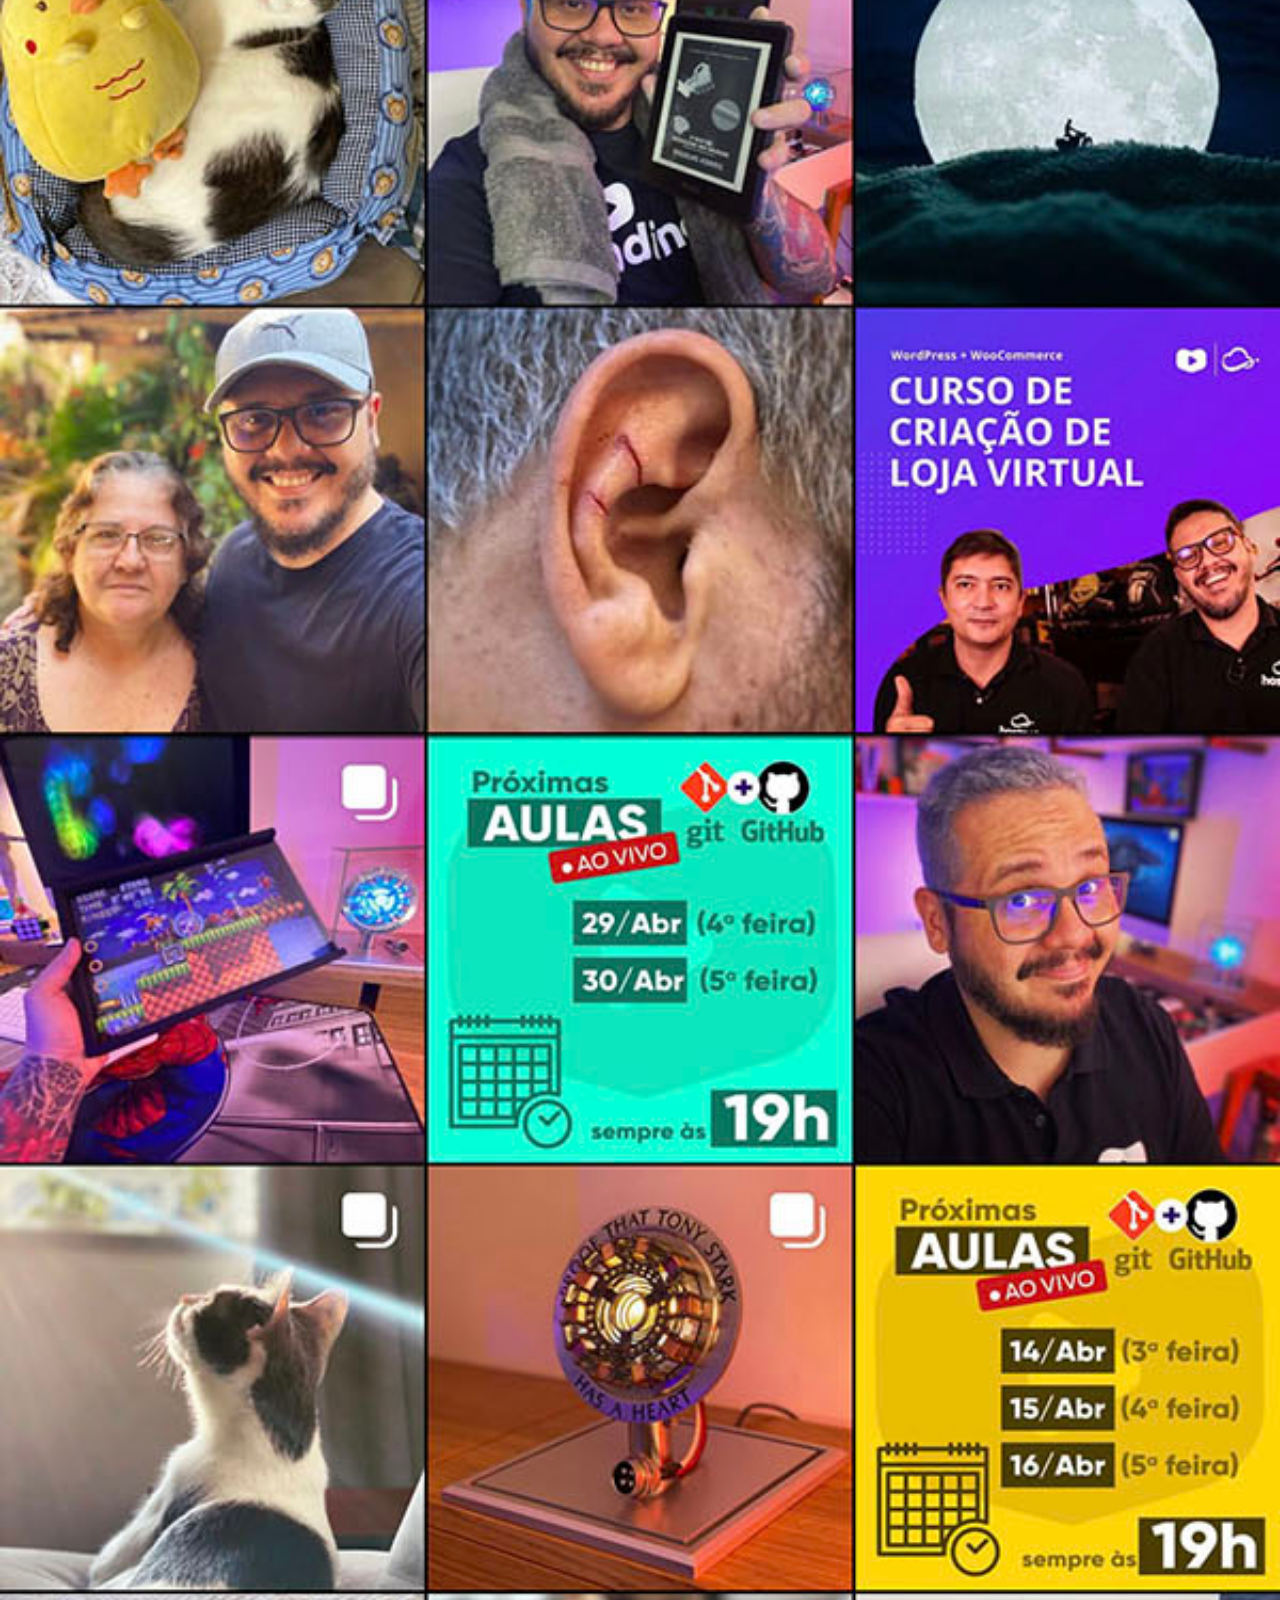
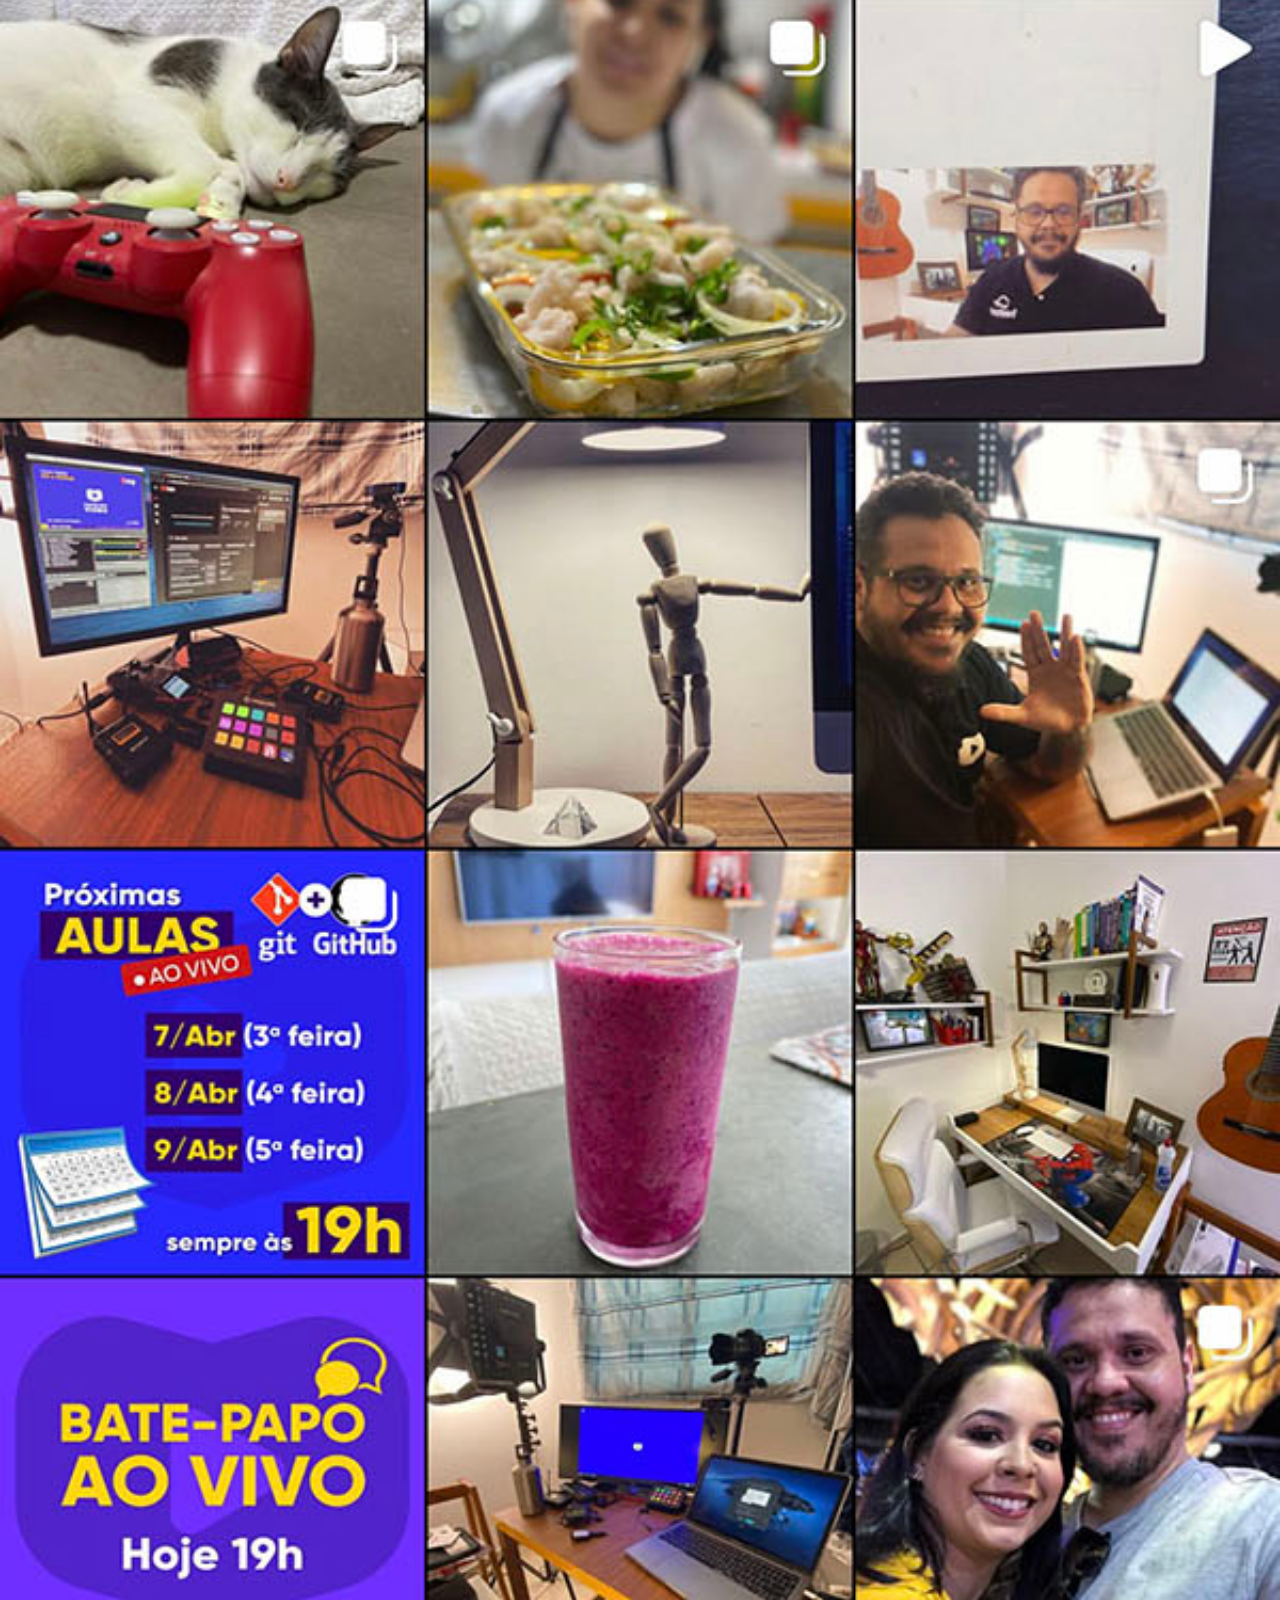
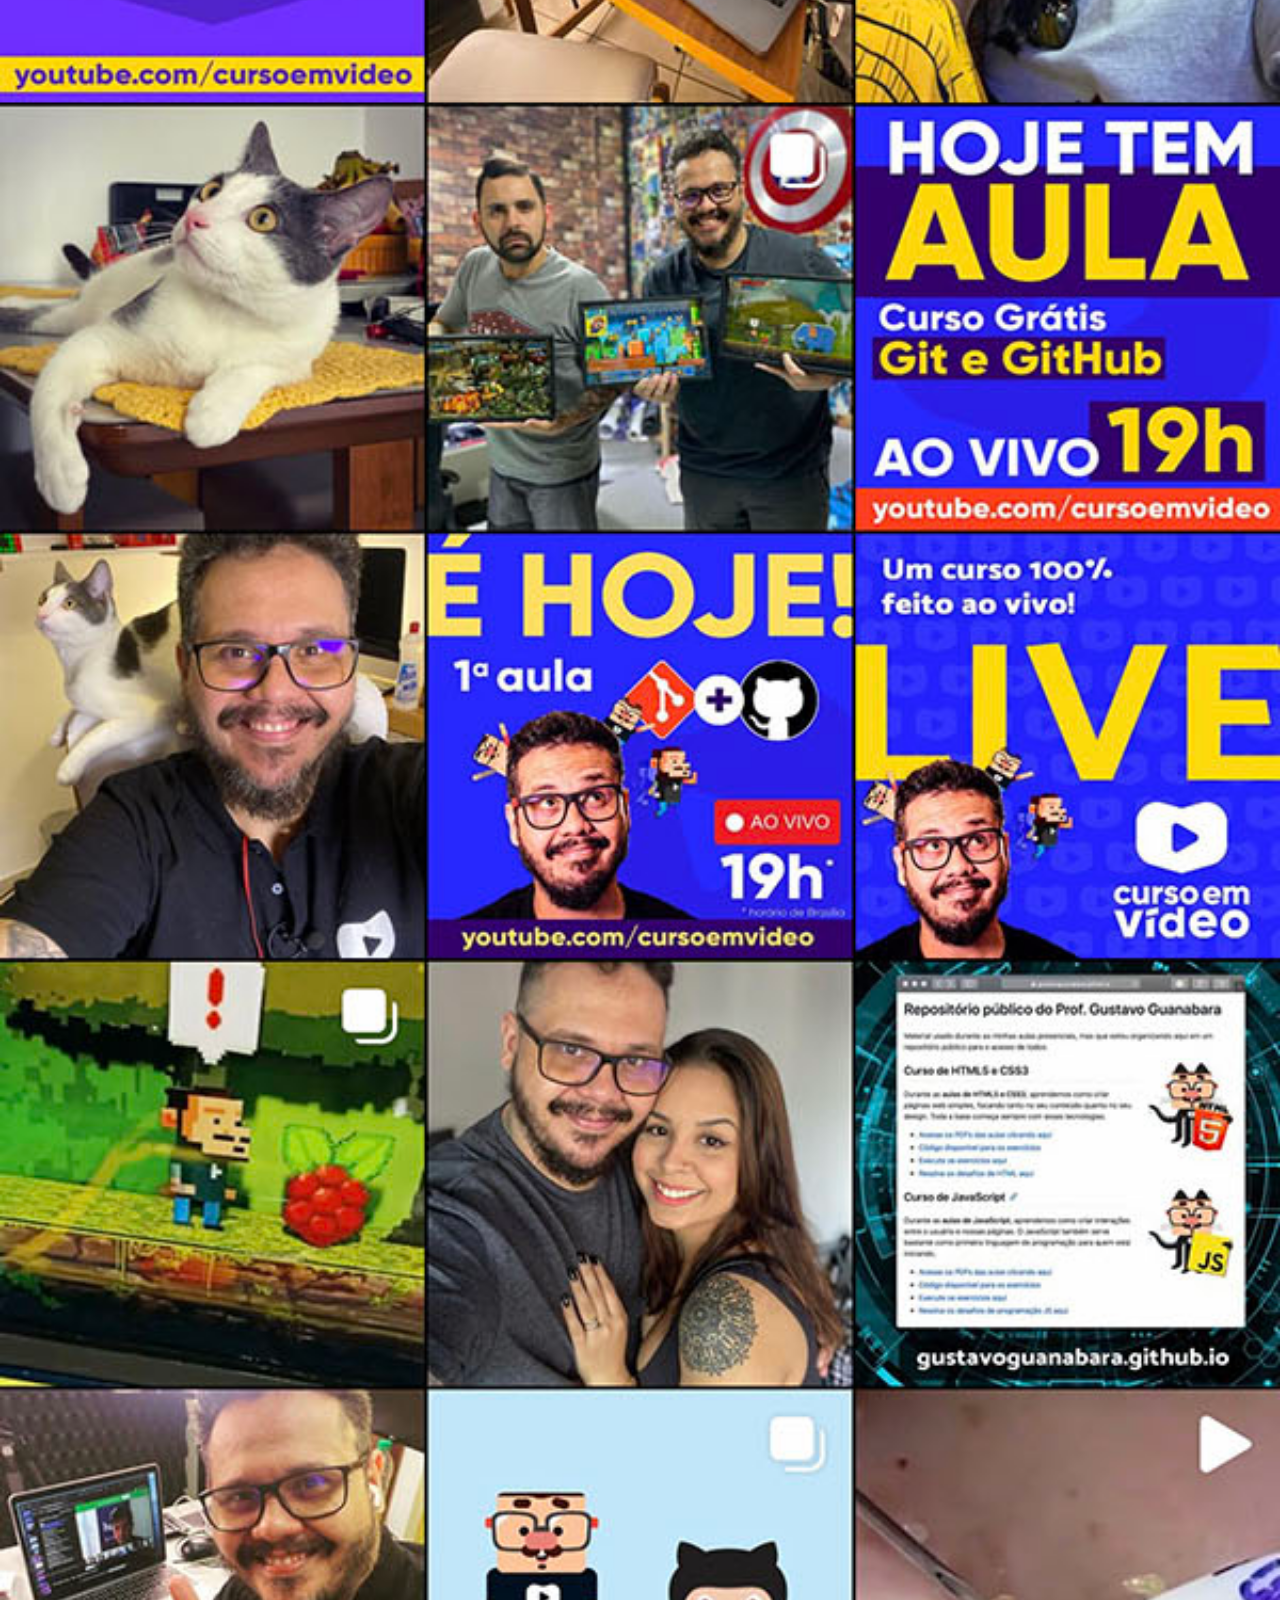
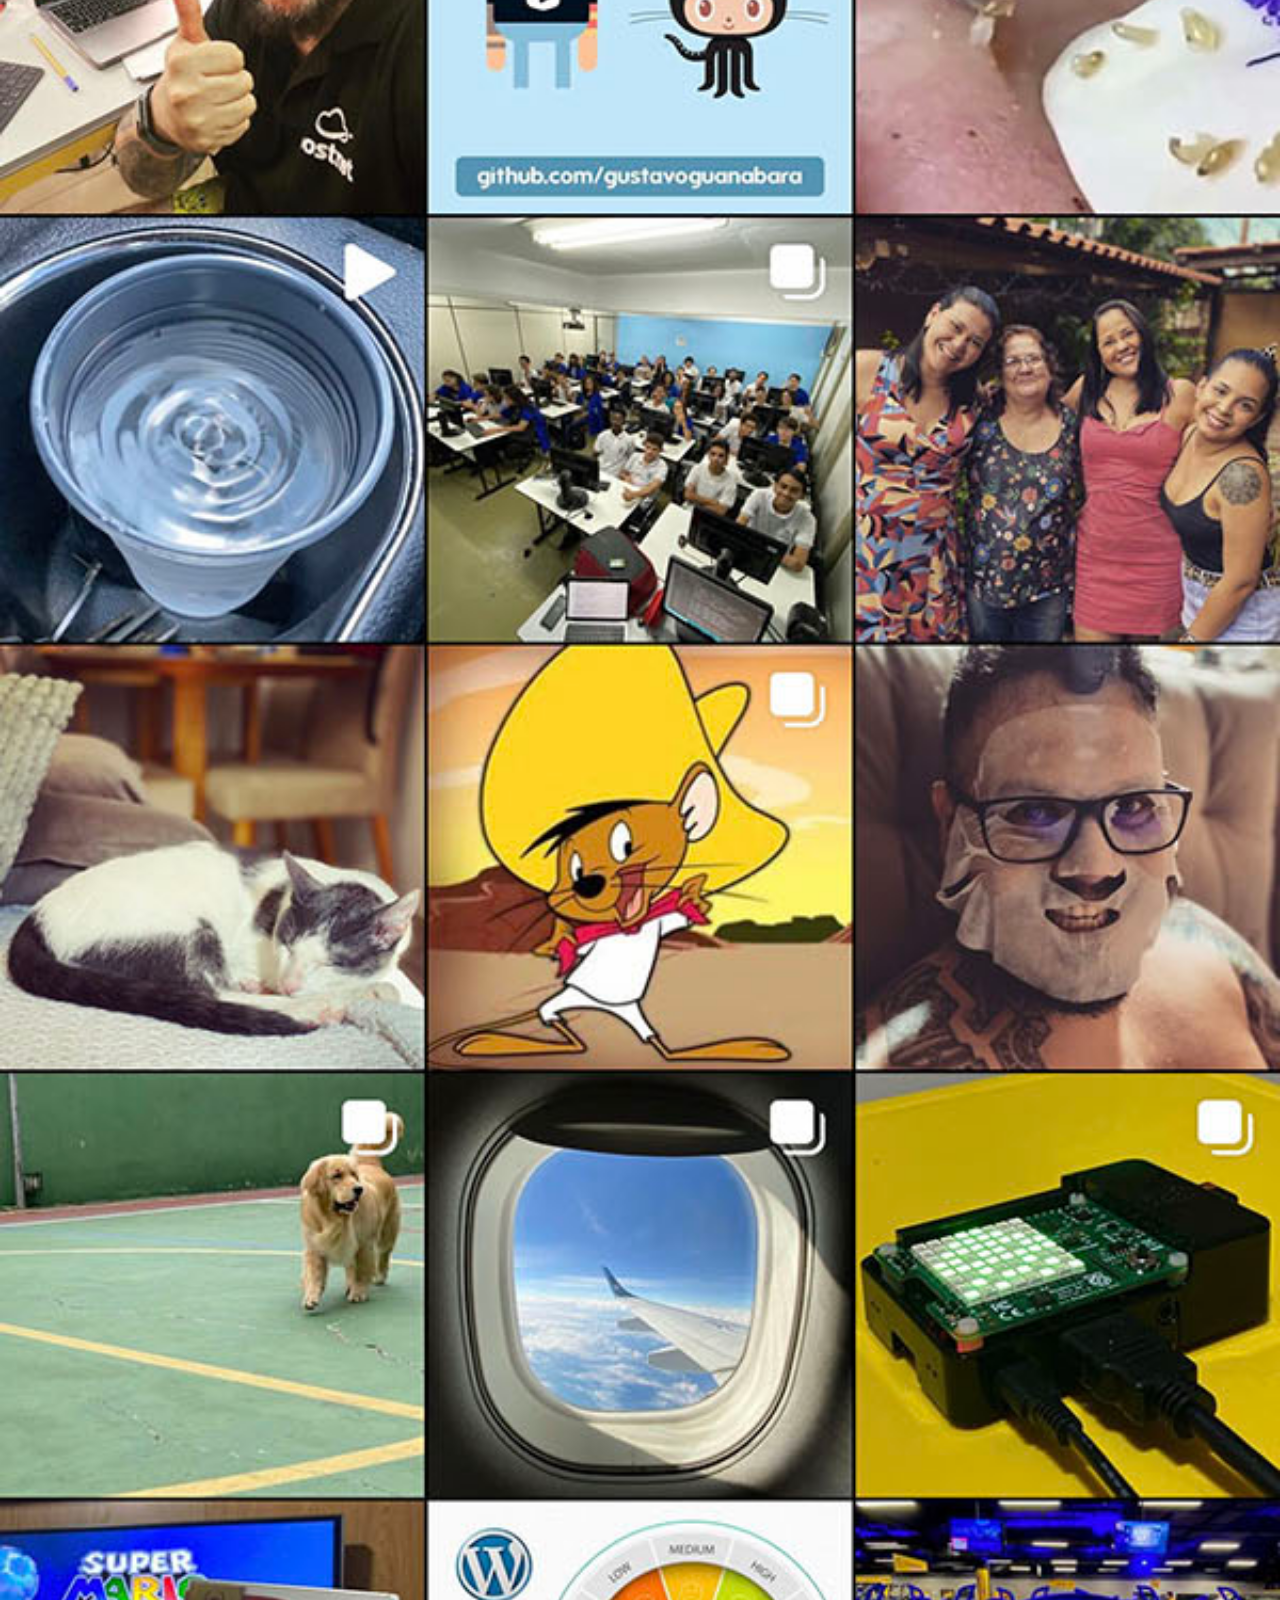
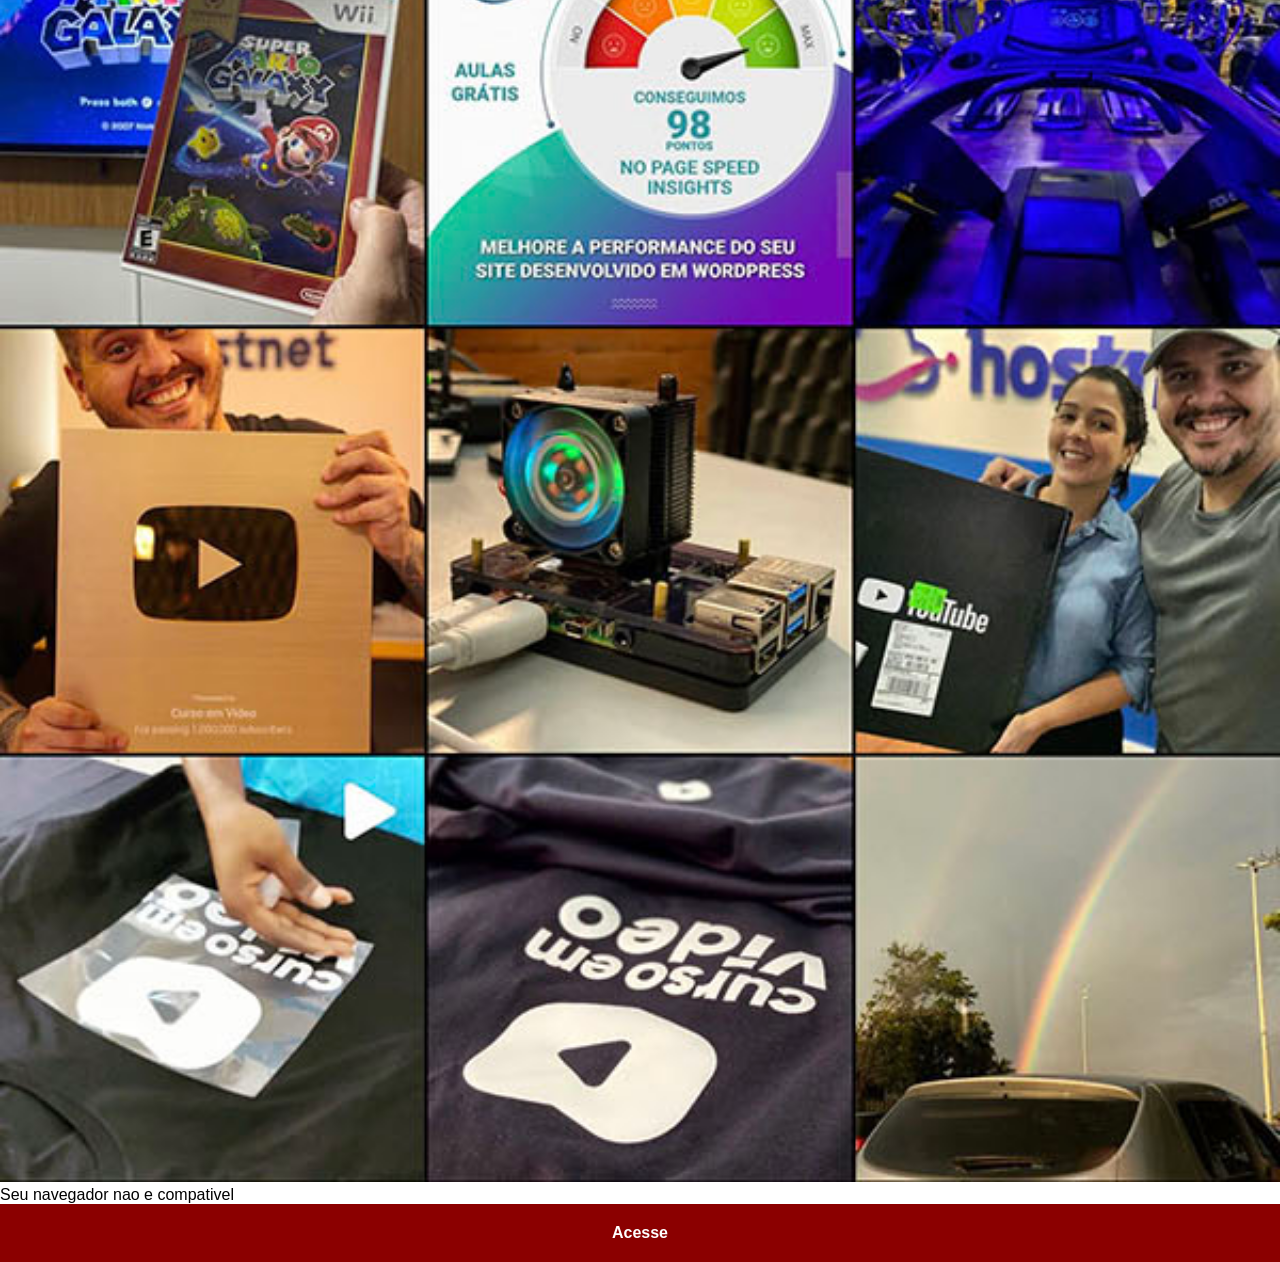
<file: instagram.html>
<!DOCTYPE html>
<html lang="pt-br">
<head>
    <meta charset="UTF-8">
    <meta name="viewport" content="width=device-width, initial-scale=1.0">
    <title>instragram</title>
    <style> 
        *{
            margin: 0px;
            padding: 0px;
            font-family: Arial, Helvetica, sans-serif;

        }
        
        img{
            width: 100%;
        }

        a{
            text-align: center;
            display: block;
            color: white;
            background-color: darkred;
            padding: 20px;
            font-weight: bolder;
            text-decoration: solid;
        }



    </style>
</head>
<body>
    <img src="imagen/tela-instagram.jpg" alt="instagram">
    Seu navegador nao e compativel
    <a href="#">Acesse</a>
    
</body>
</html>
</file>
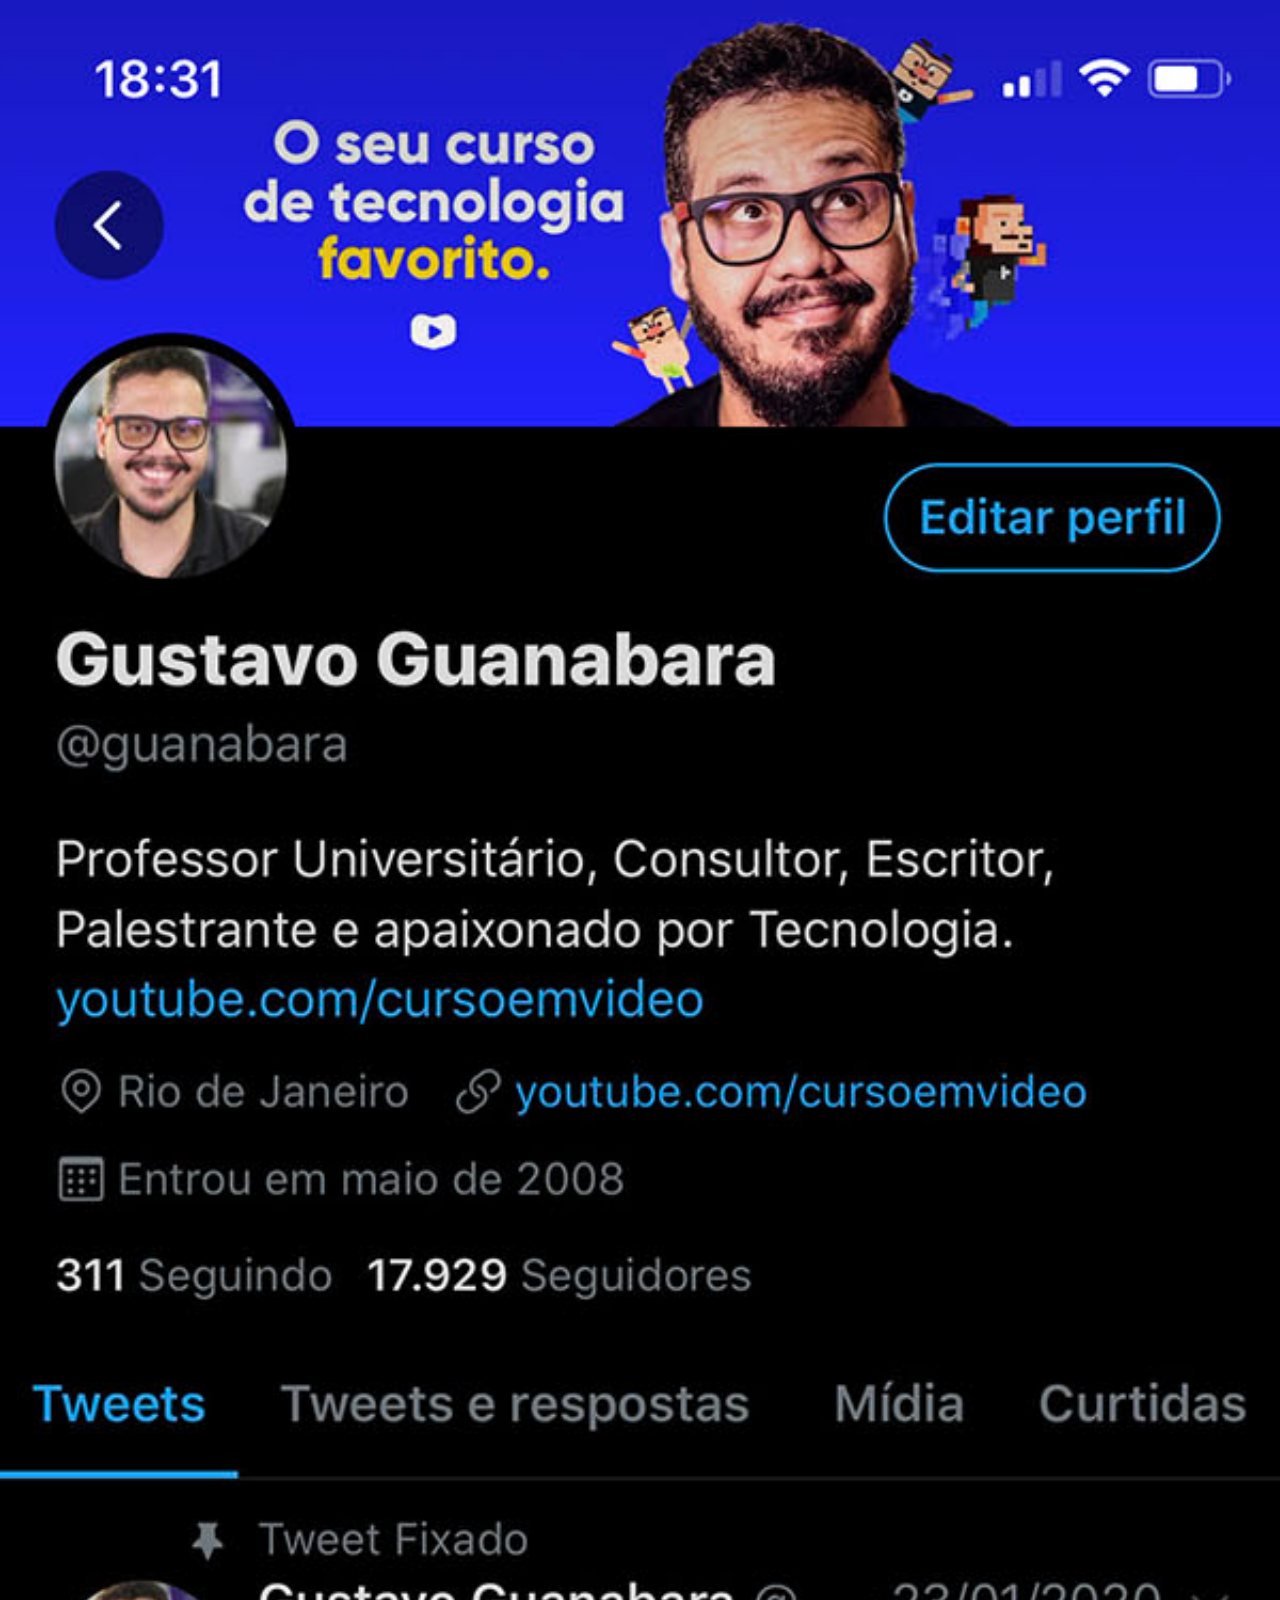
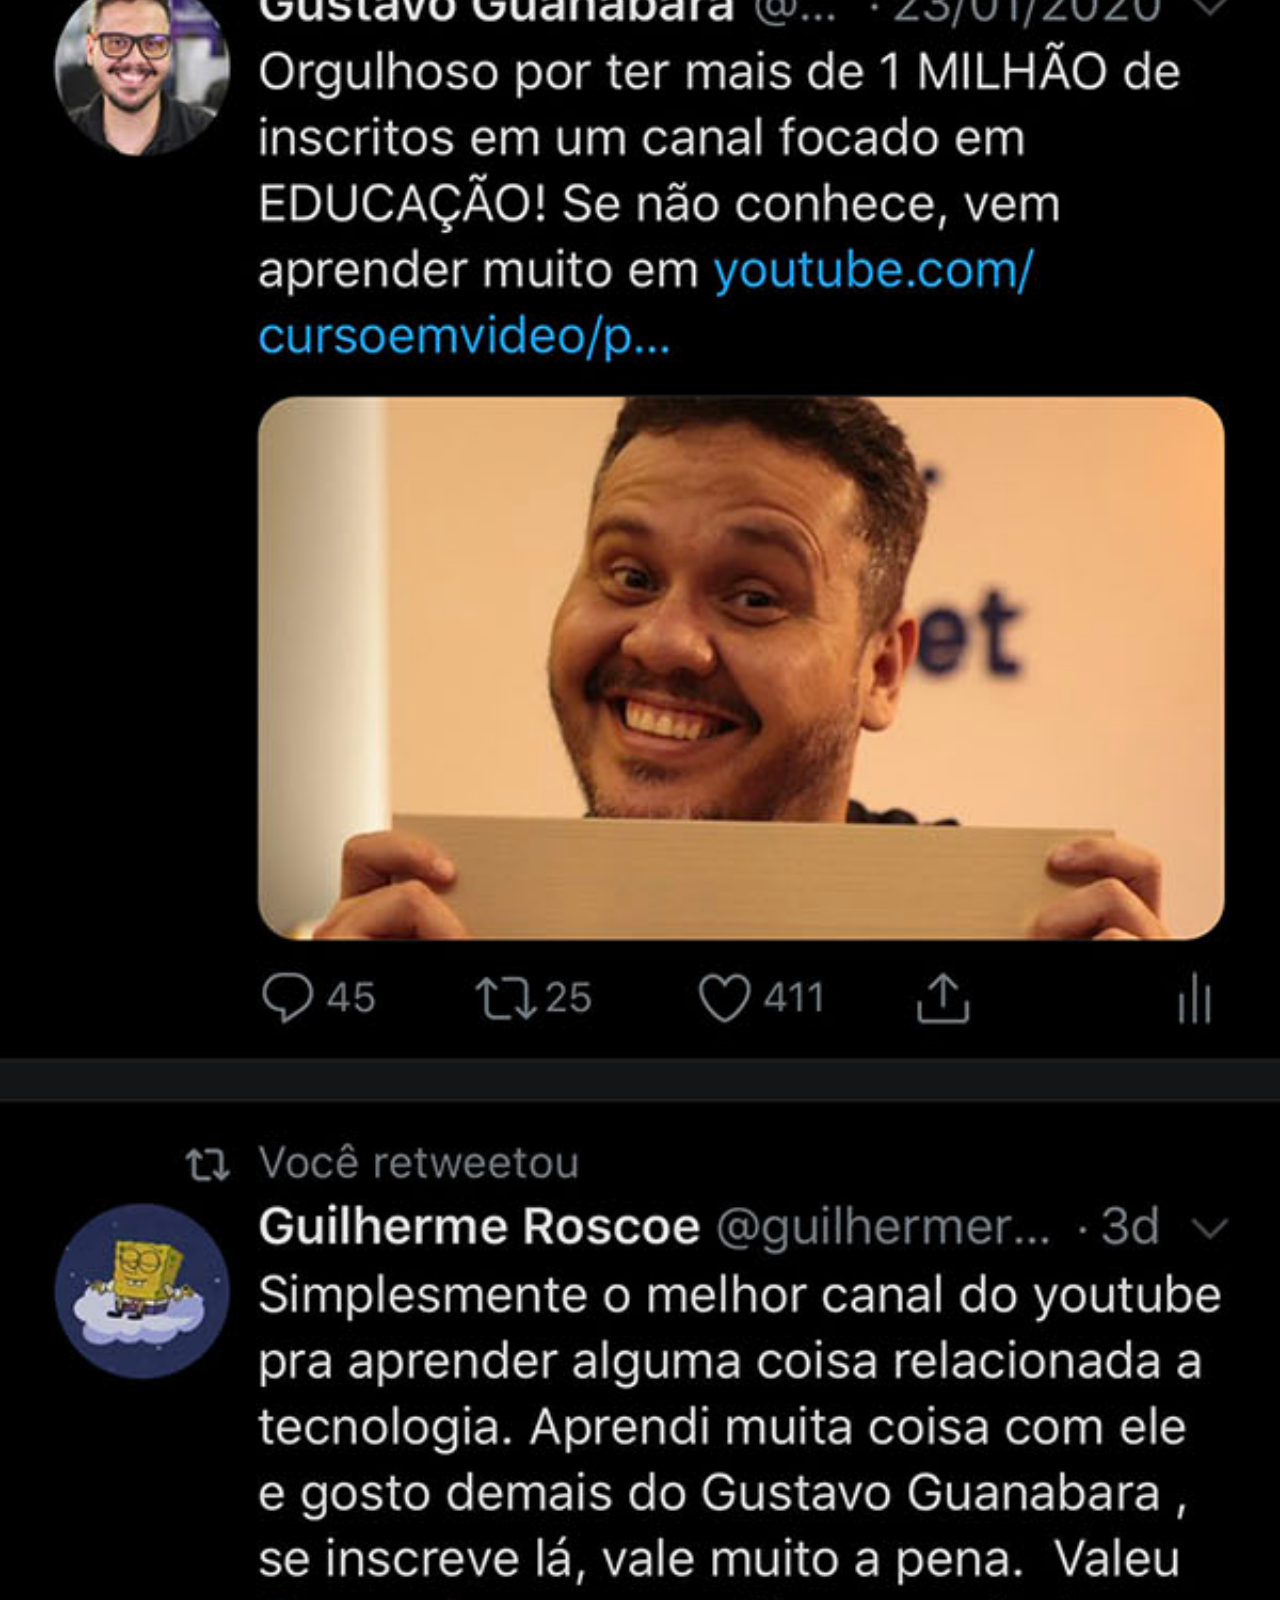
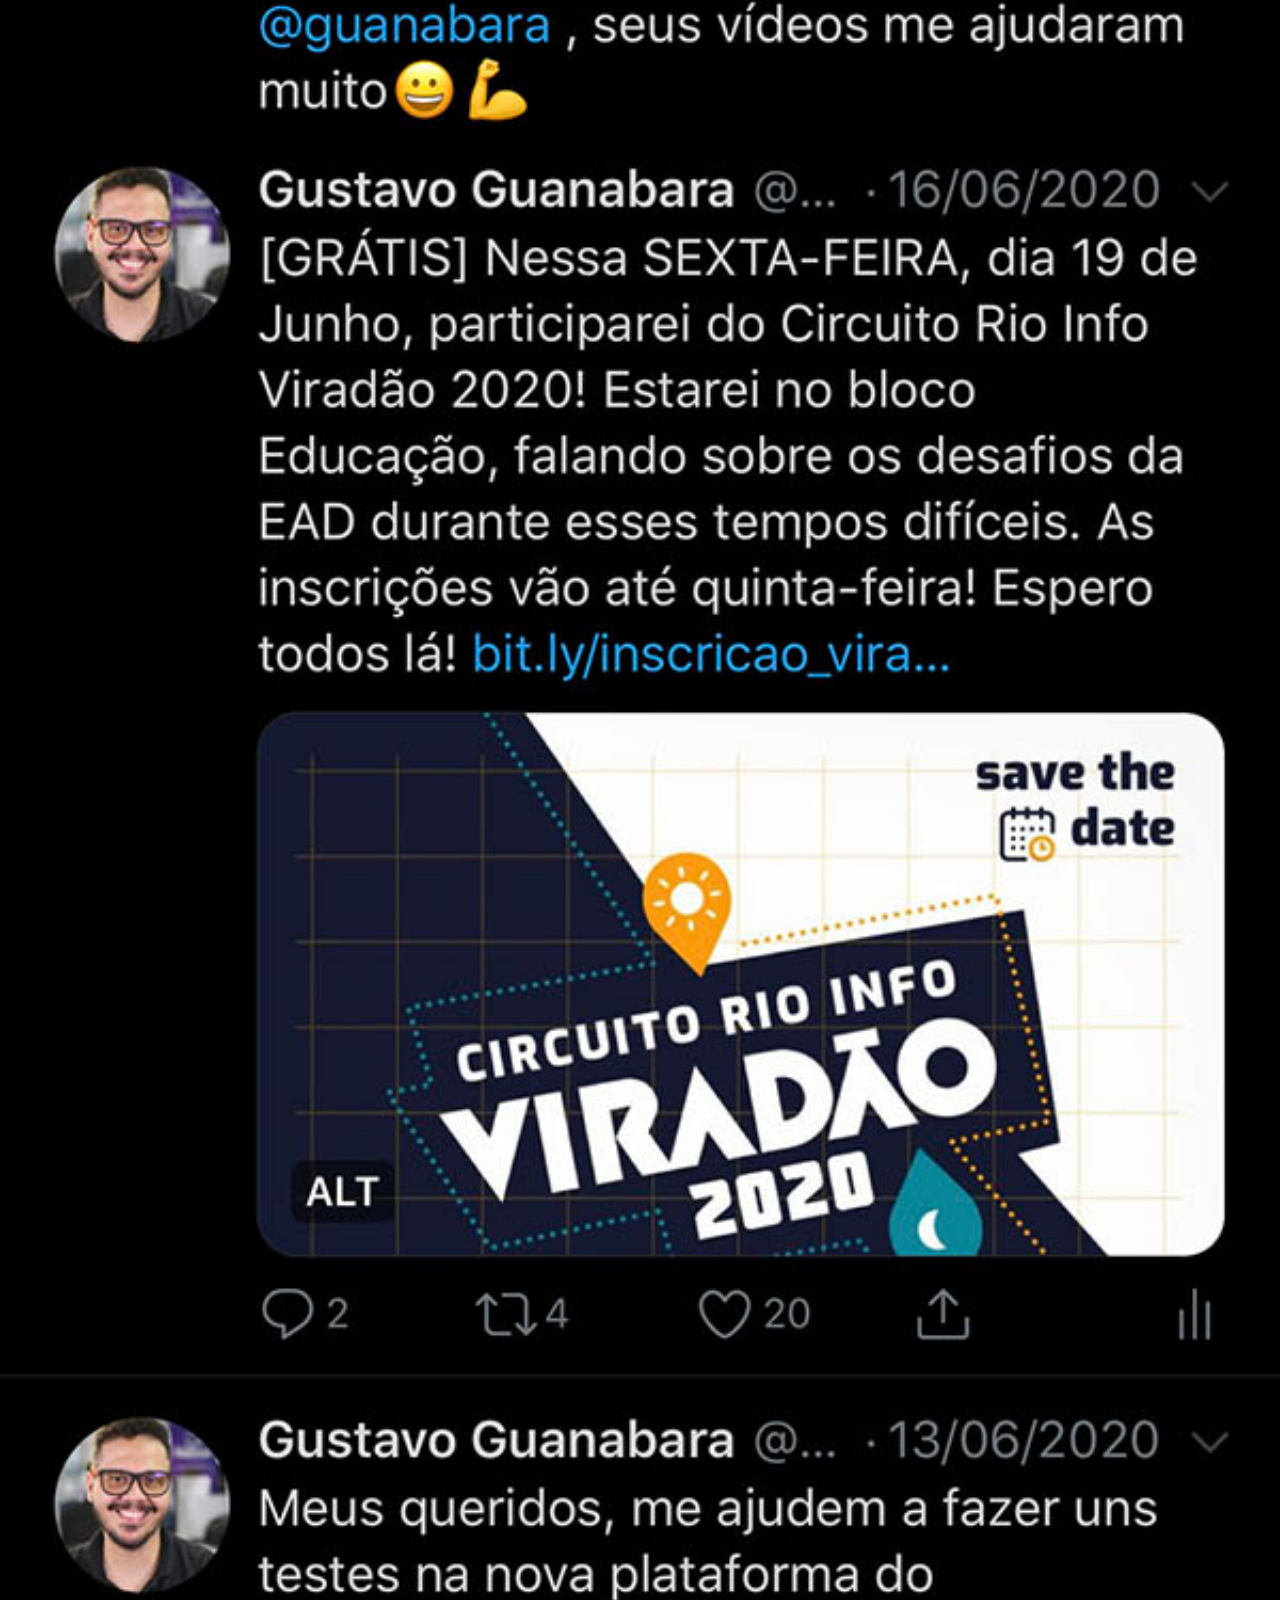
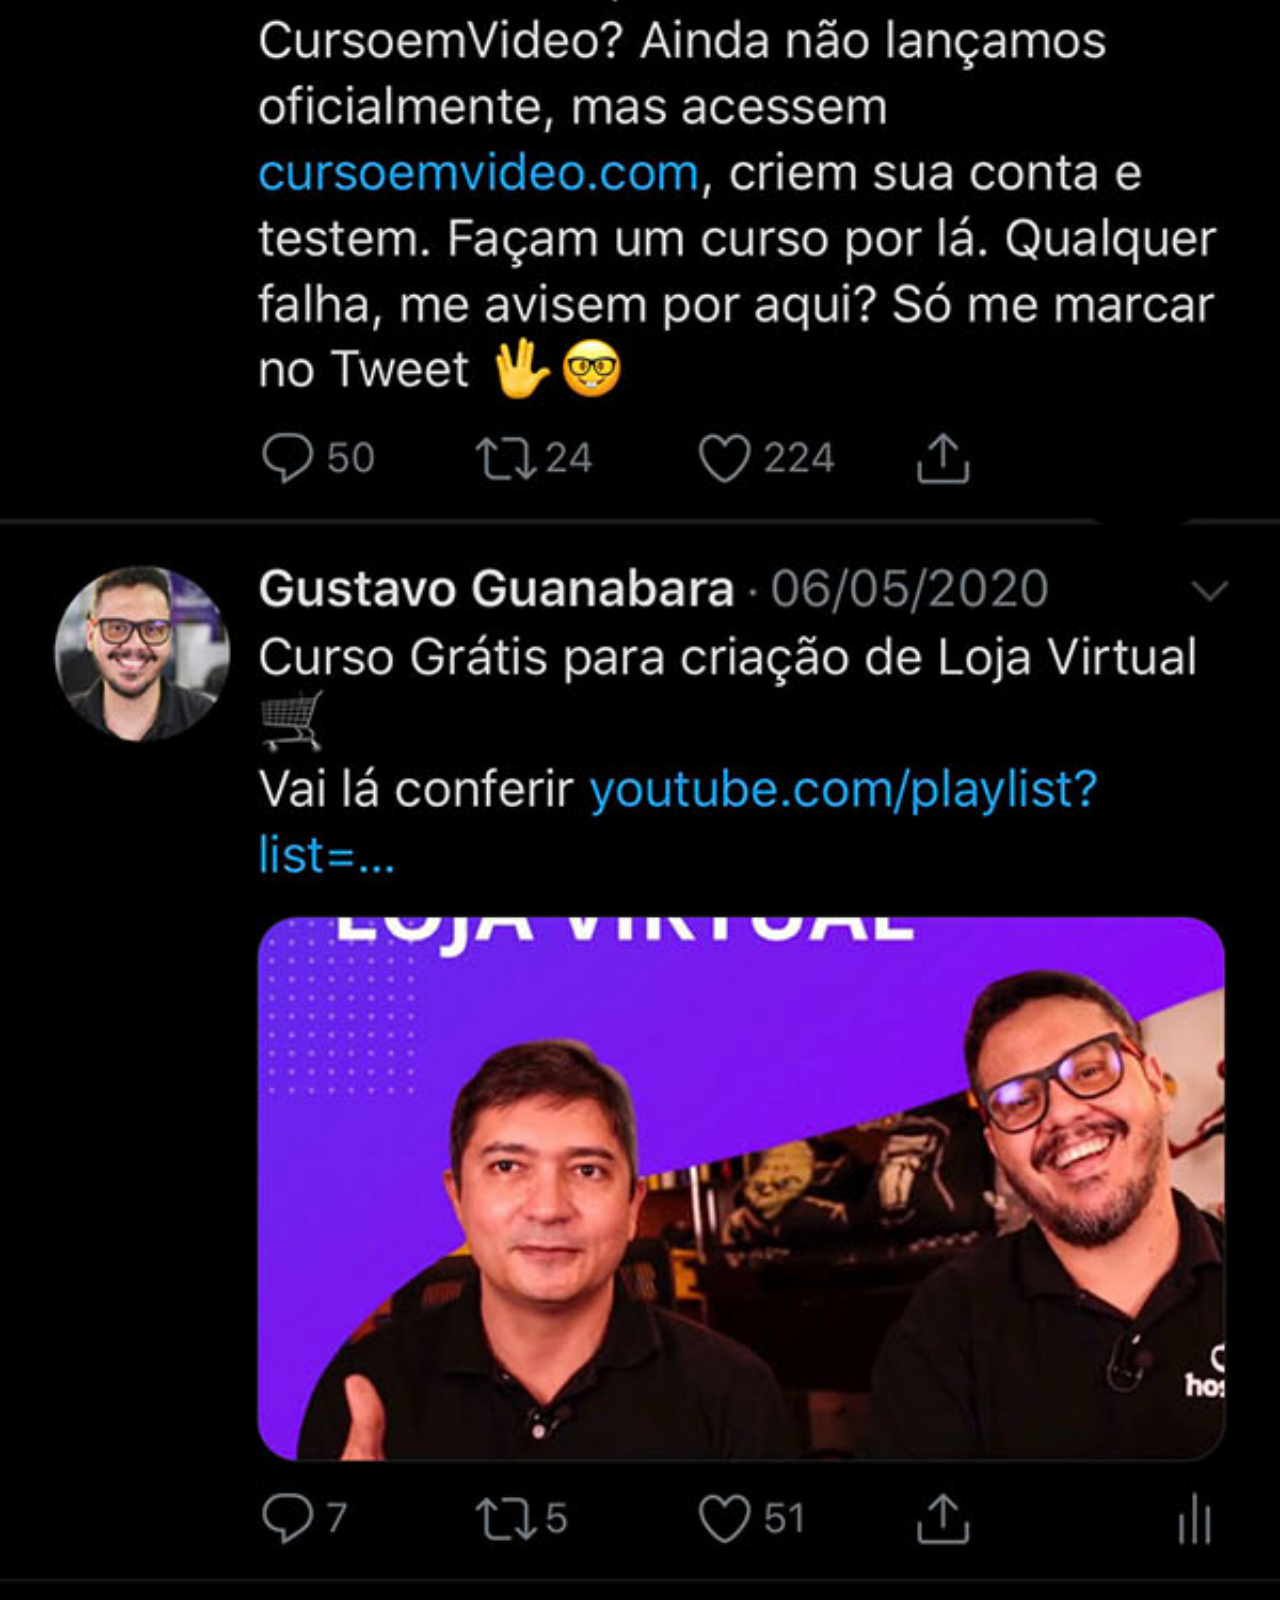
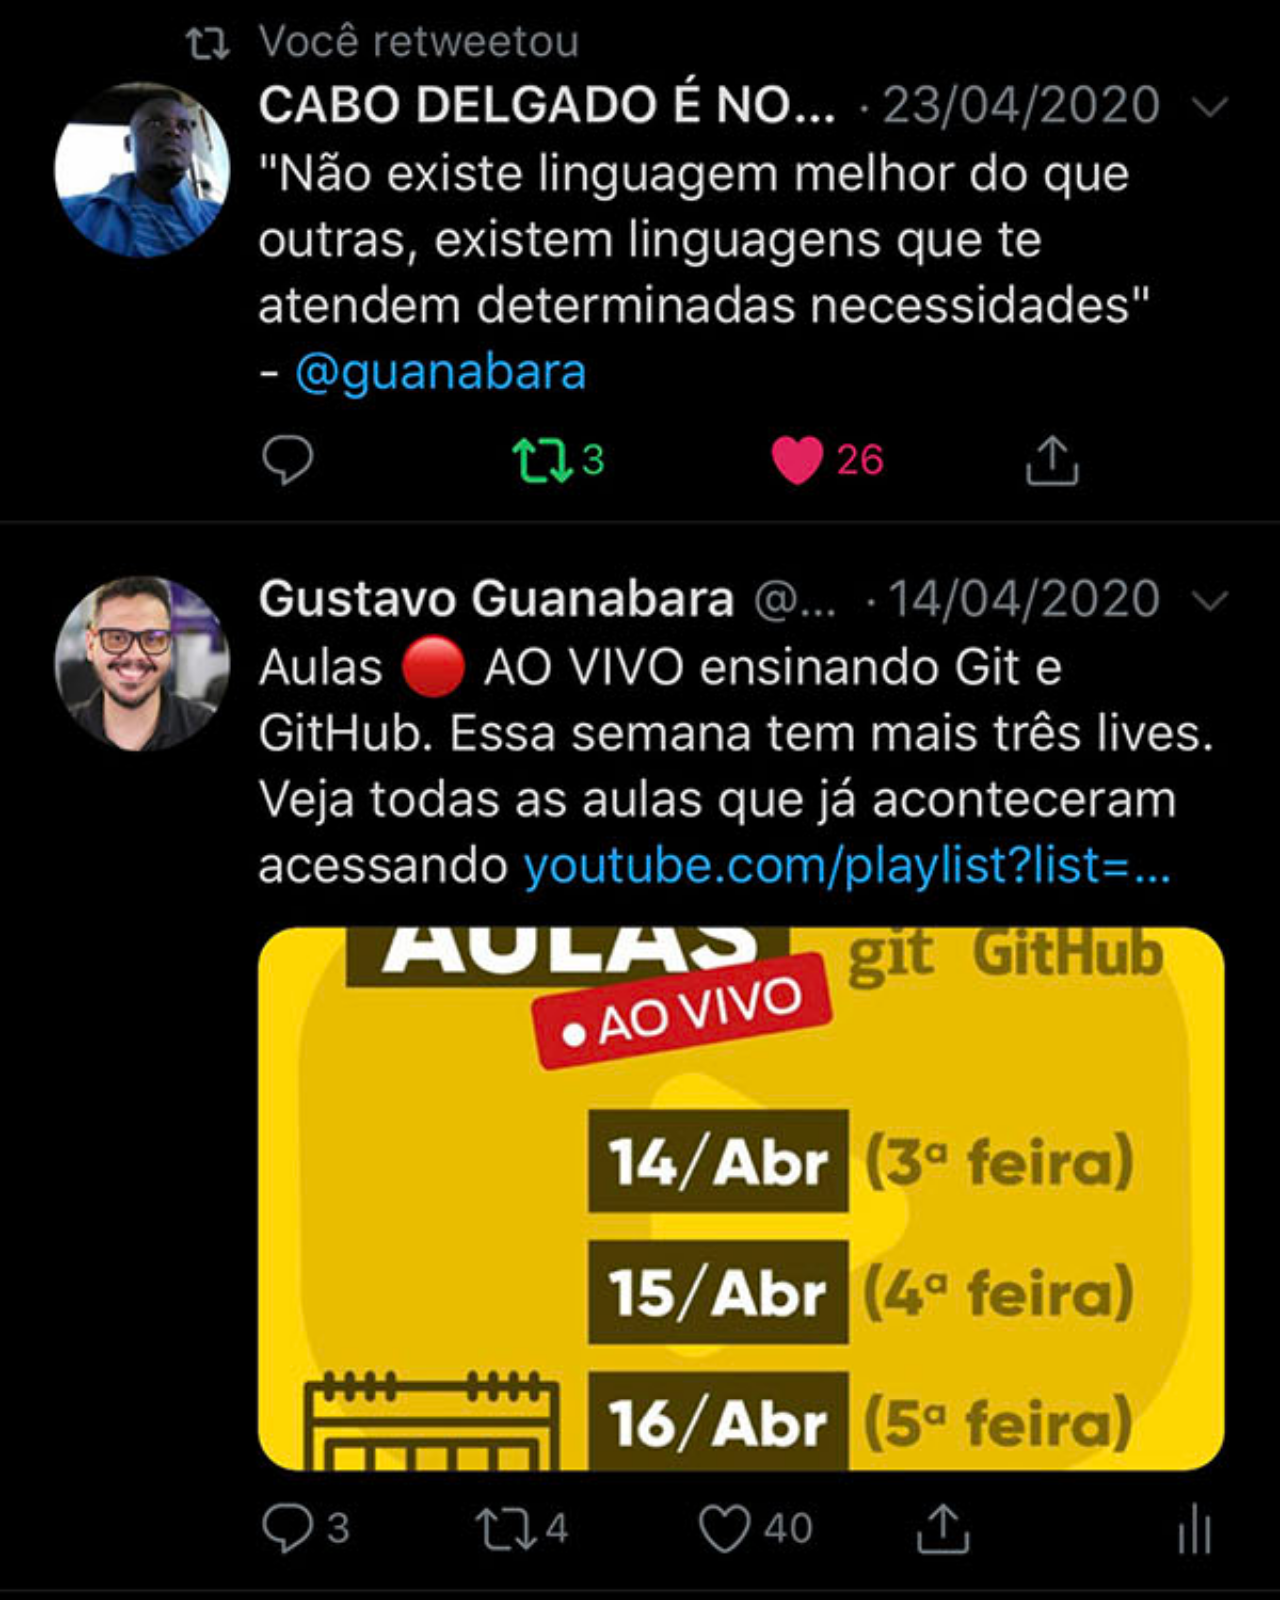
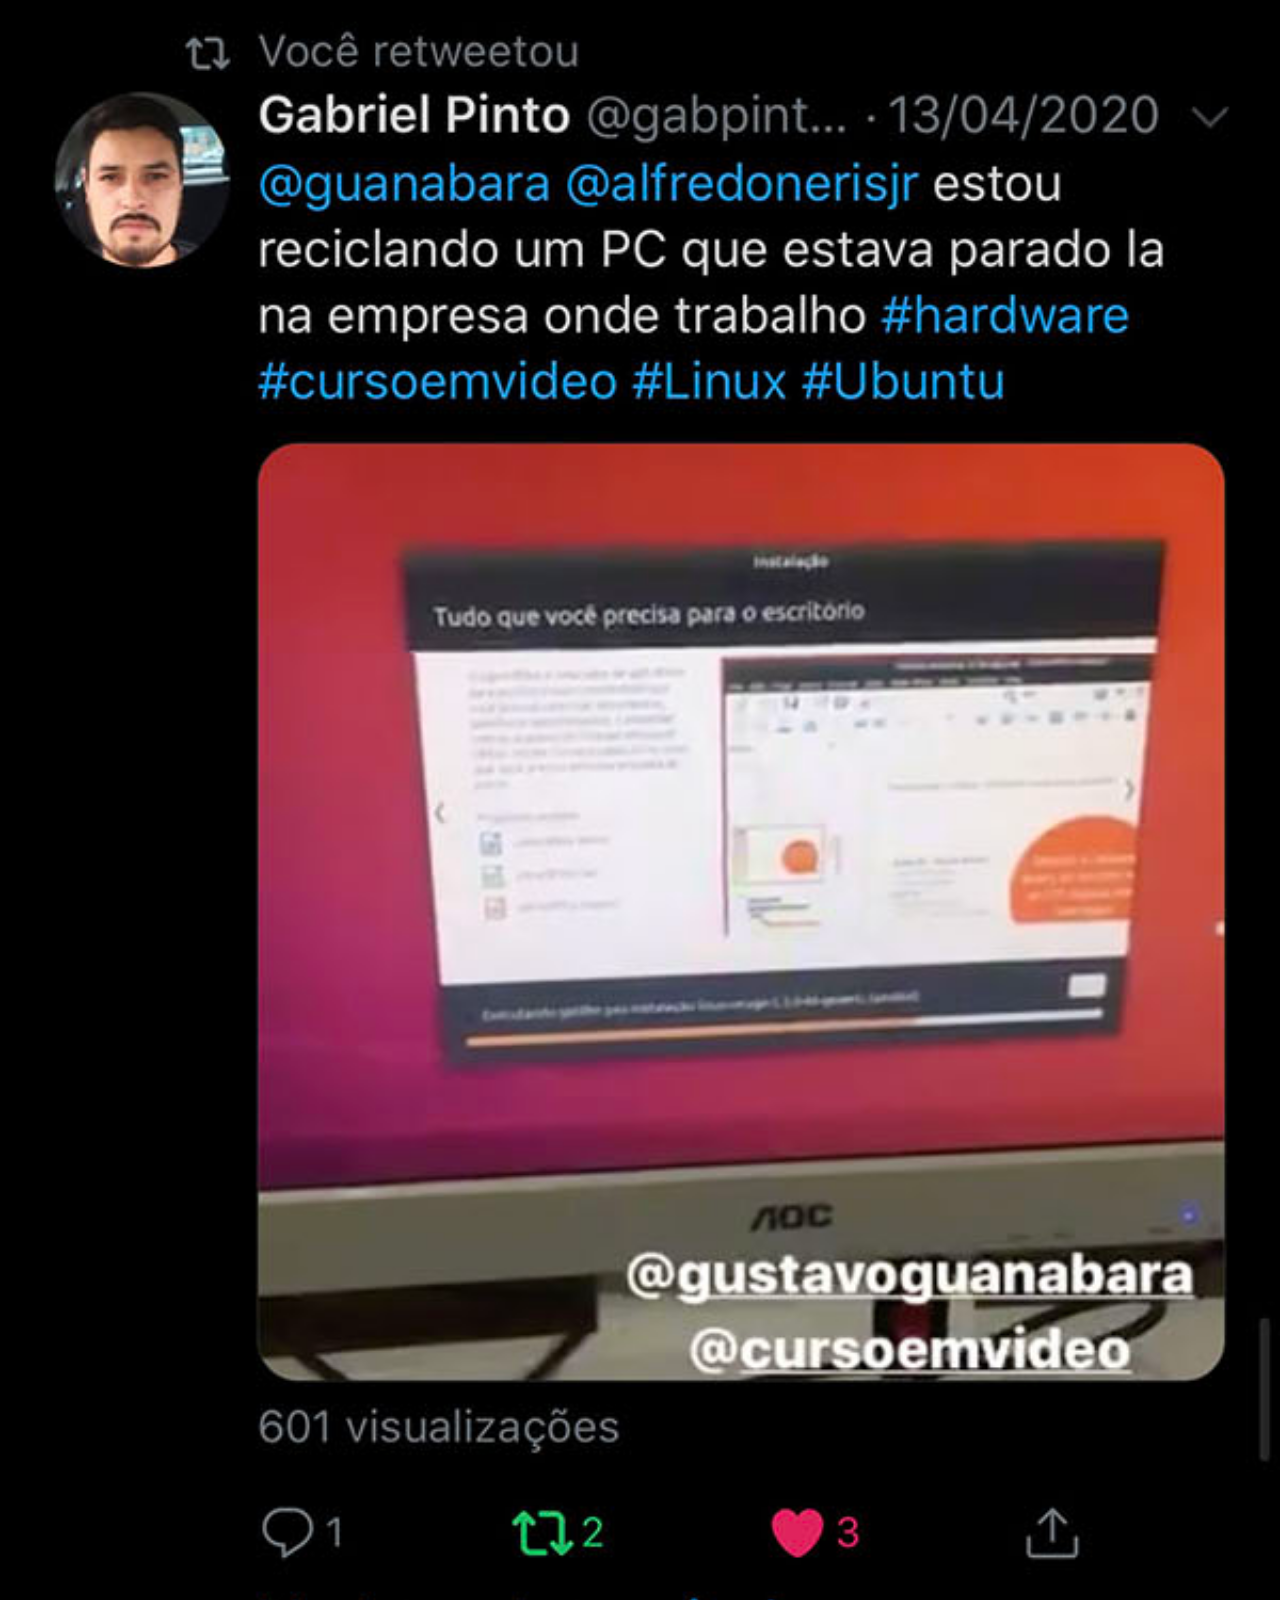
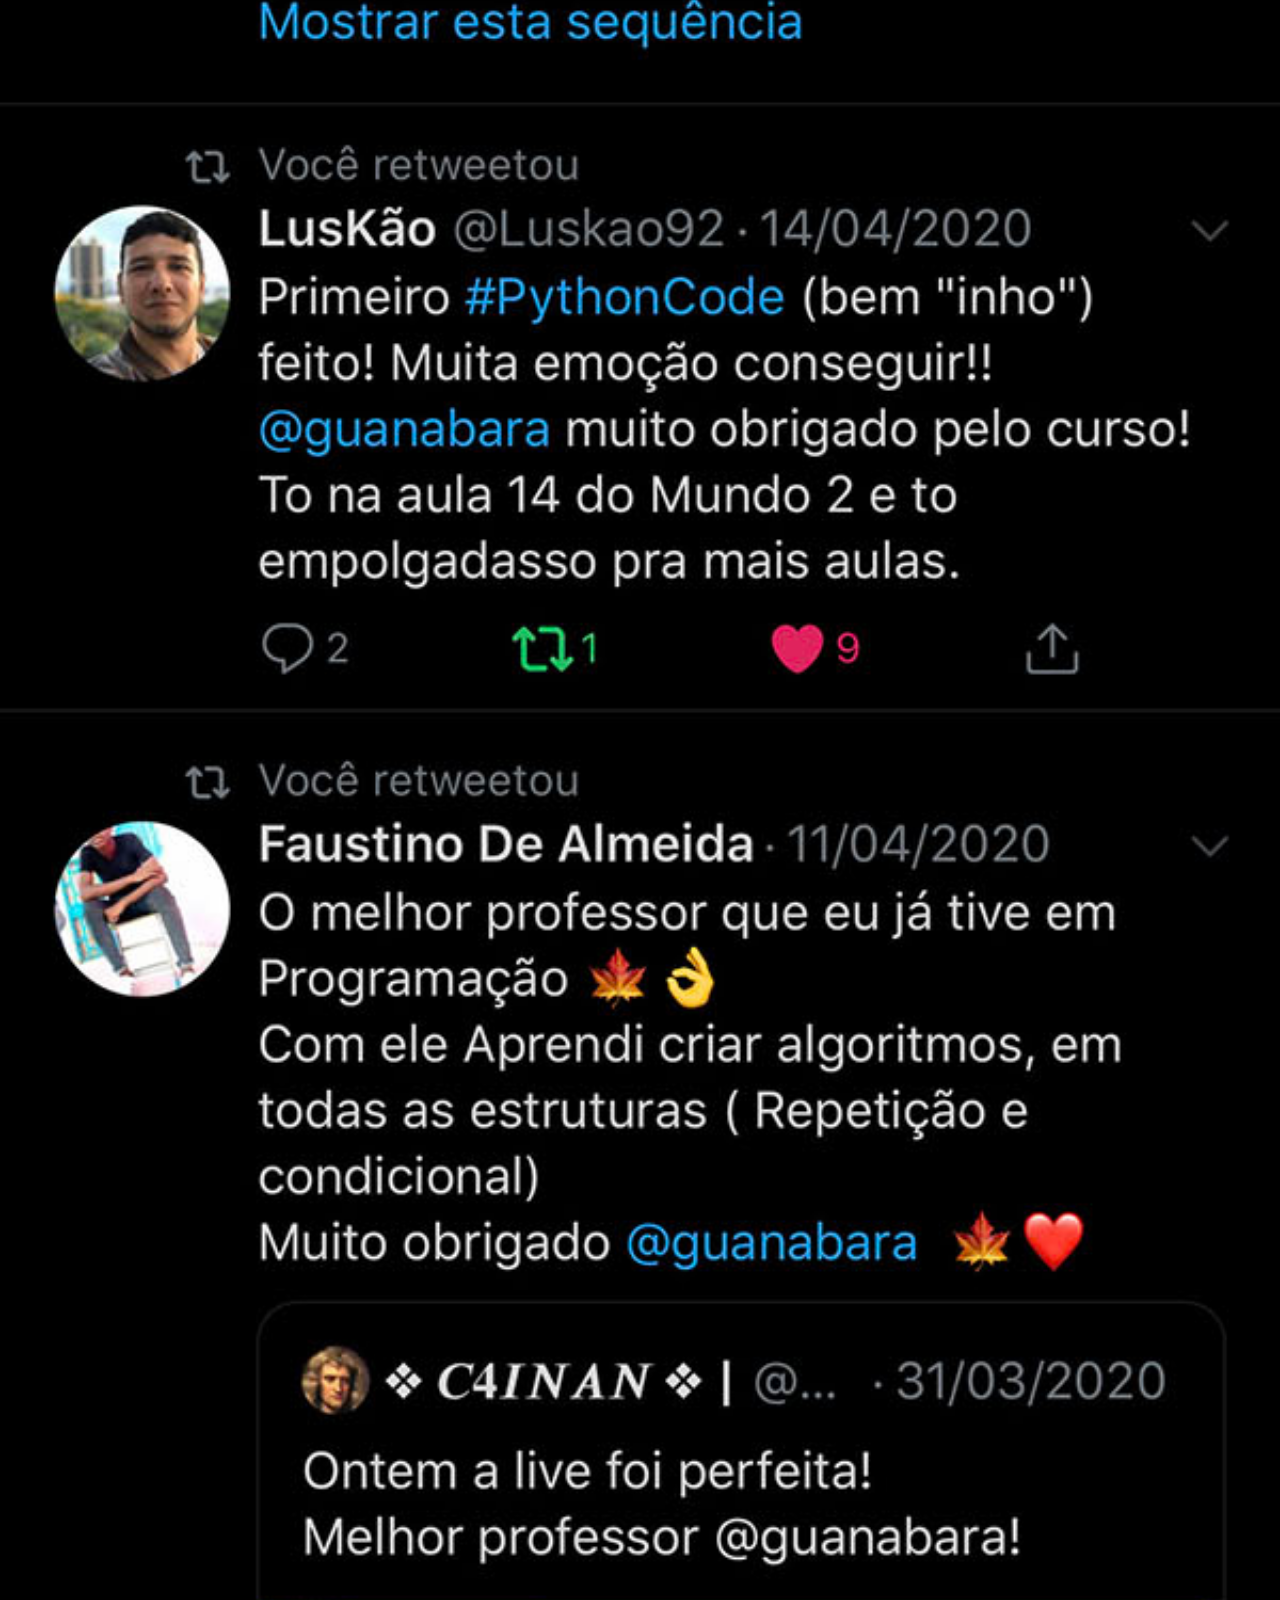
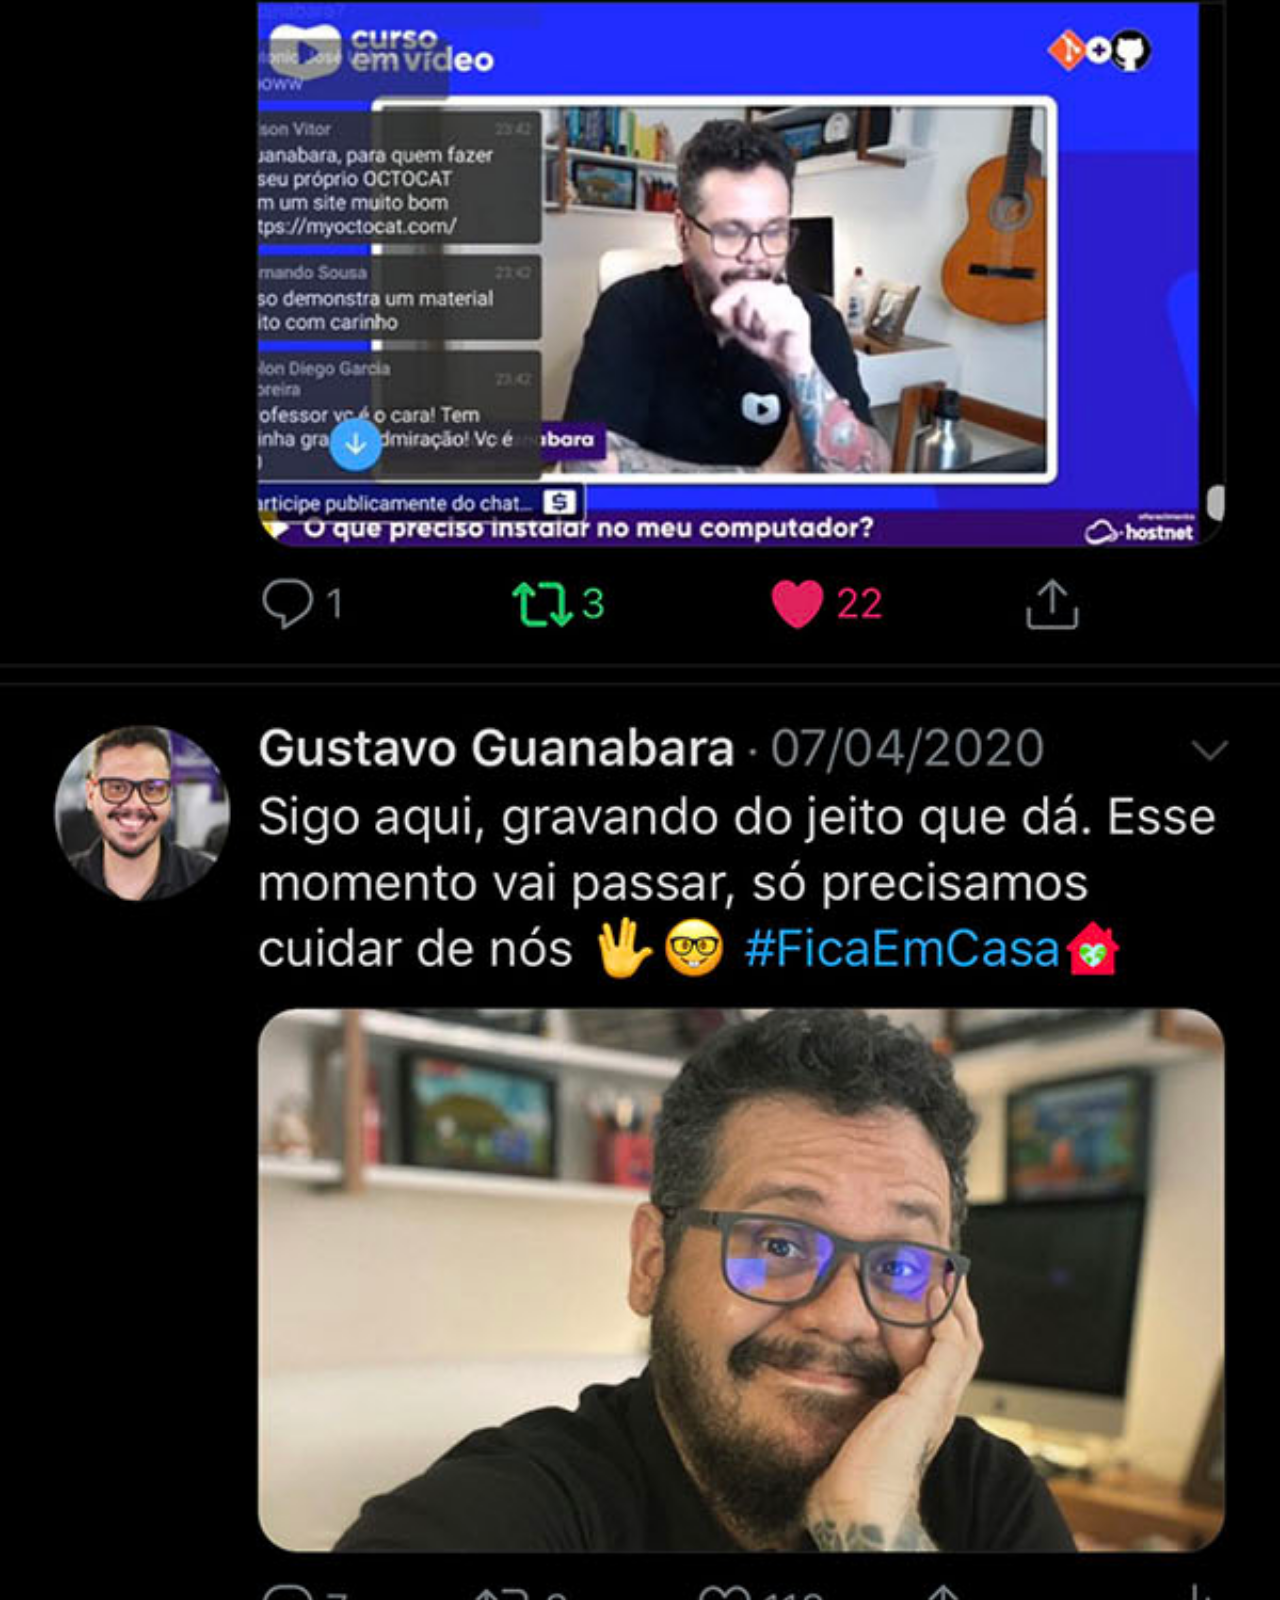
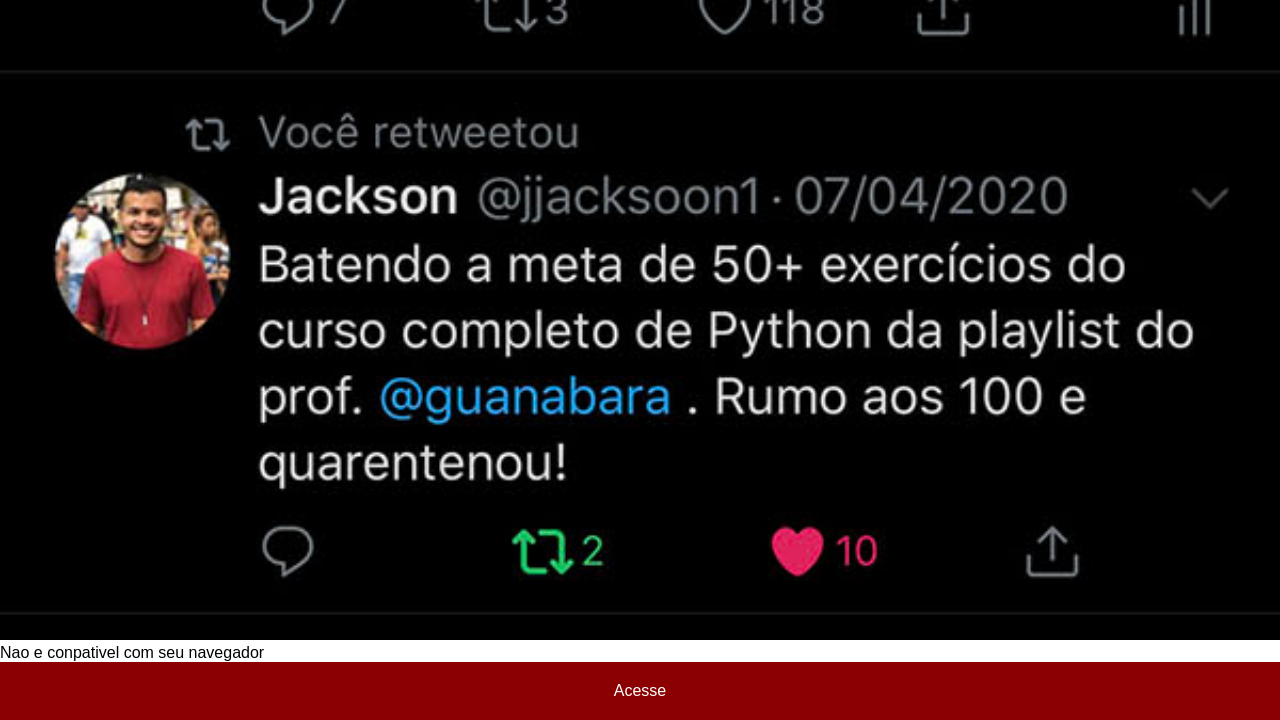
<file: twitter.html>
<!DOCTYPE html>
<html lang="pt-br">
<head>
    <meta charset="UTF-8">
    <meta name="viewport" content="width=device-width, initial-scale=1.0">
    <title>twitter</title>
    <style>
        *{
            margin: 0px;
            padding: 0px;
            font-family: Arial, Helvetica, sans-serif;
        }
        img{
            width: 100%;
        }
        a{
            background-color: darkred;
            padding: 20px;
            text-align: center;
            display: block;
            color: white;
            text-decoration: solid;
        }


    </style>

</head>
<body>
    <img src="imagen/tela-twitter.jpg" alt="twitter">
    Nao e conpativel com seu navegador
    <a href="#">Acesse</a>
</body>
</html>
</file>
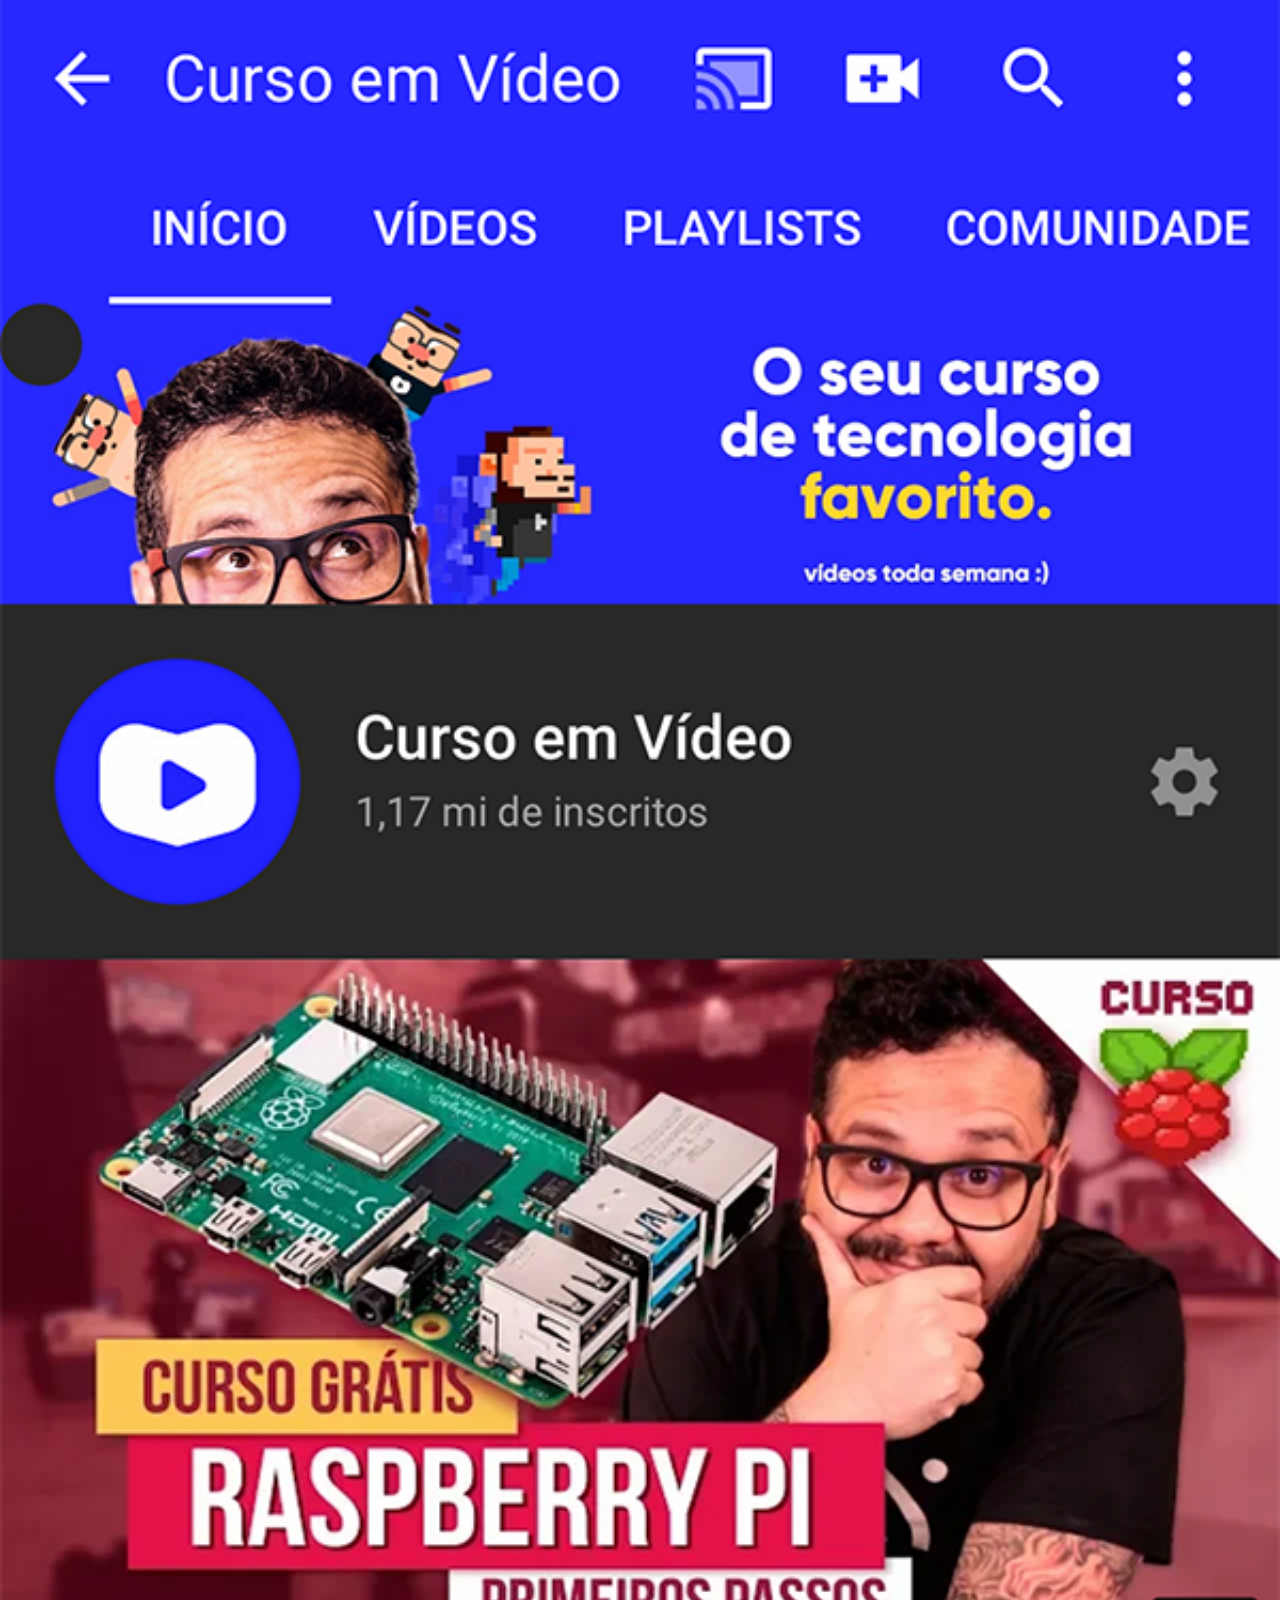
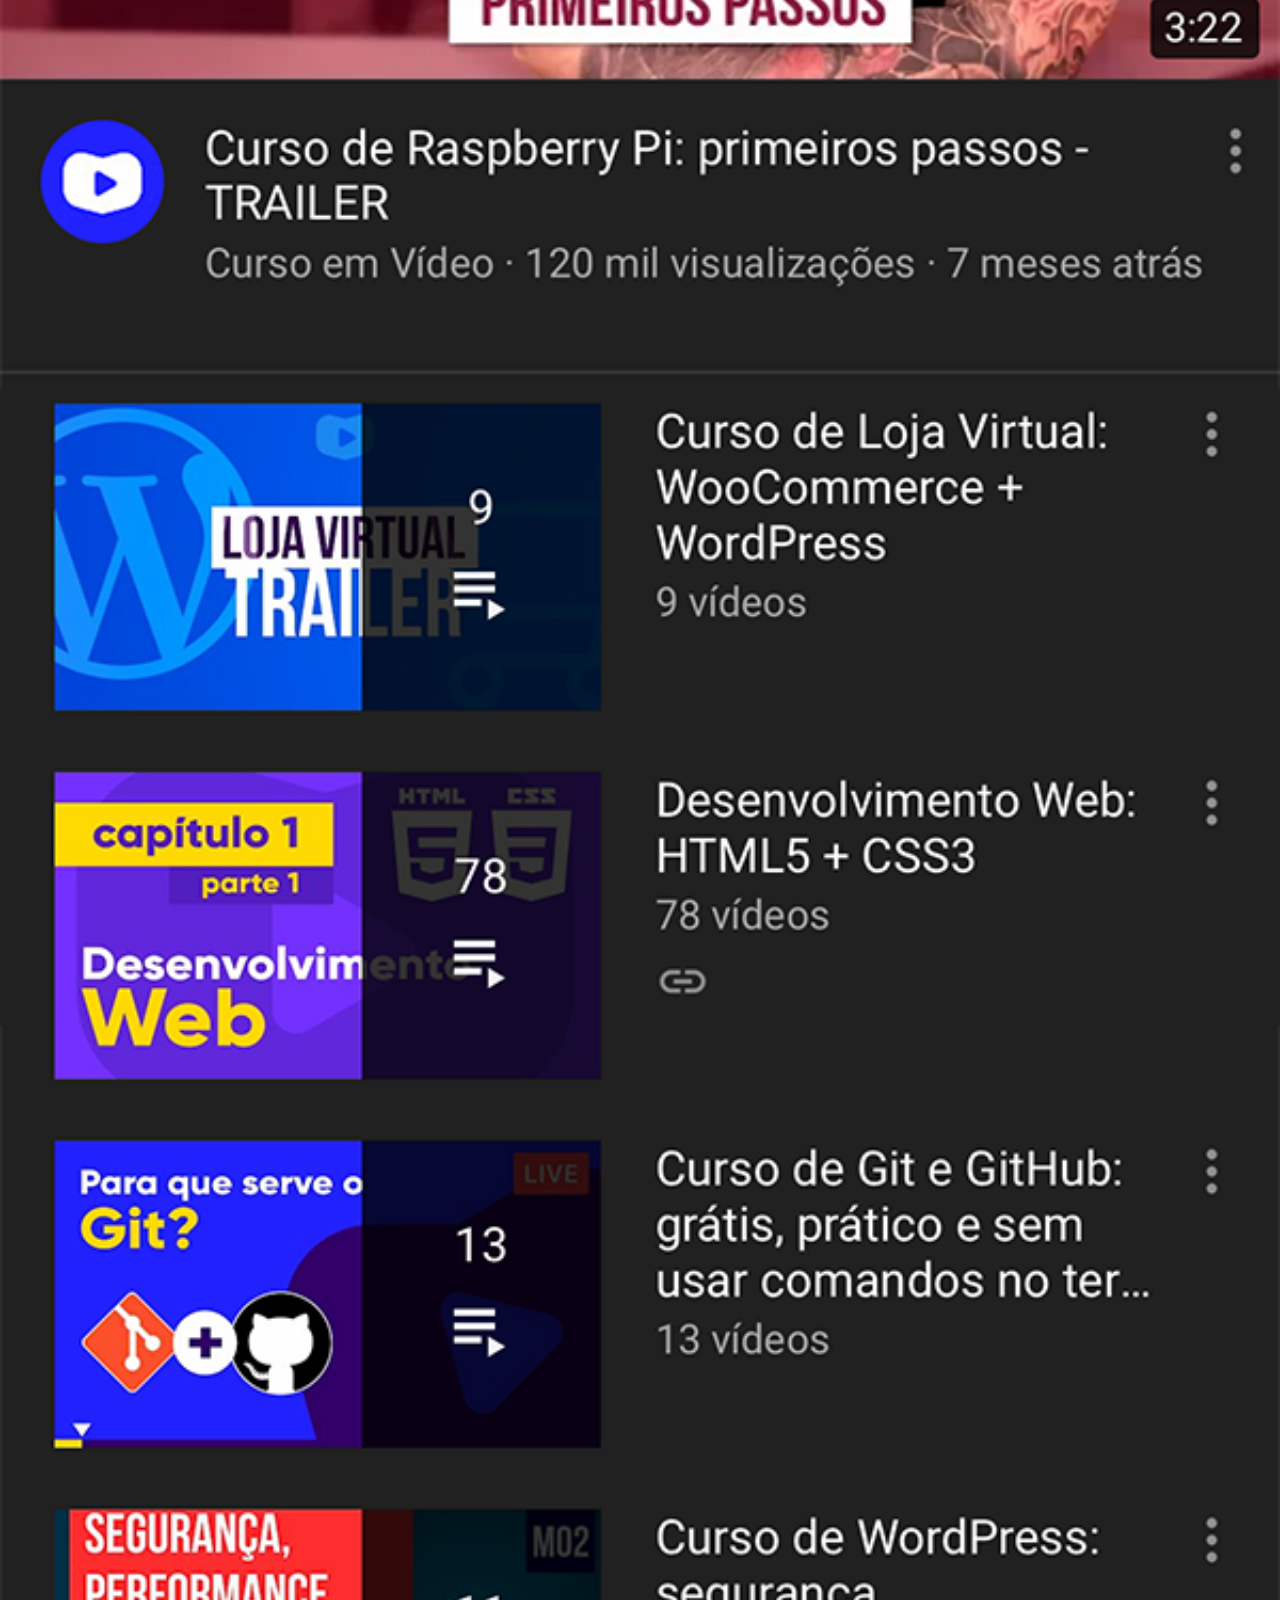
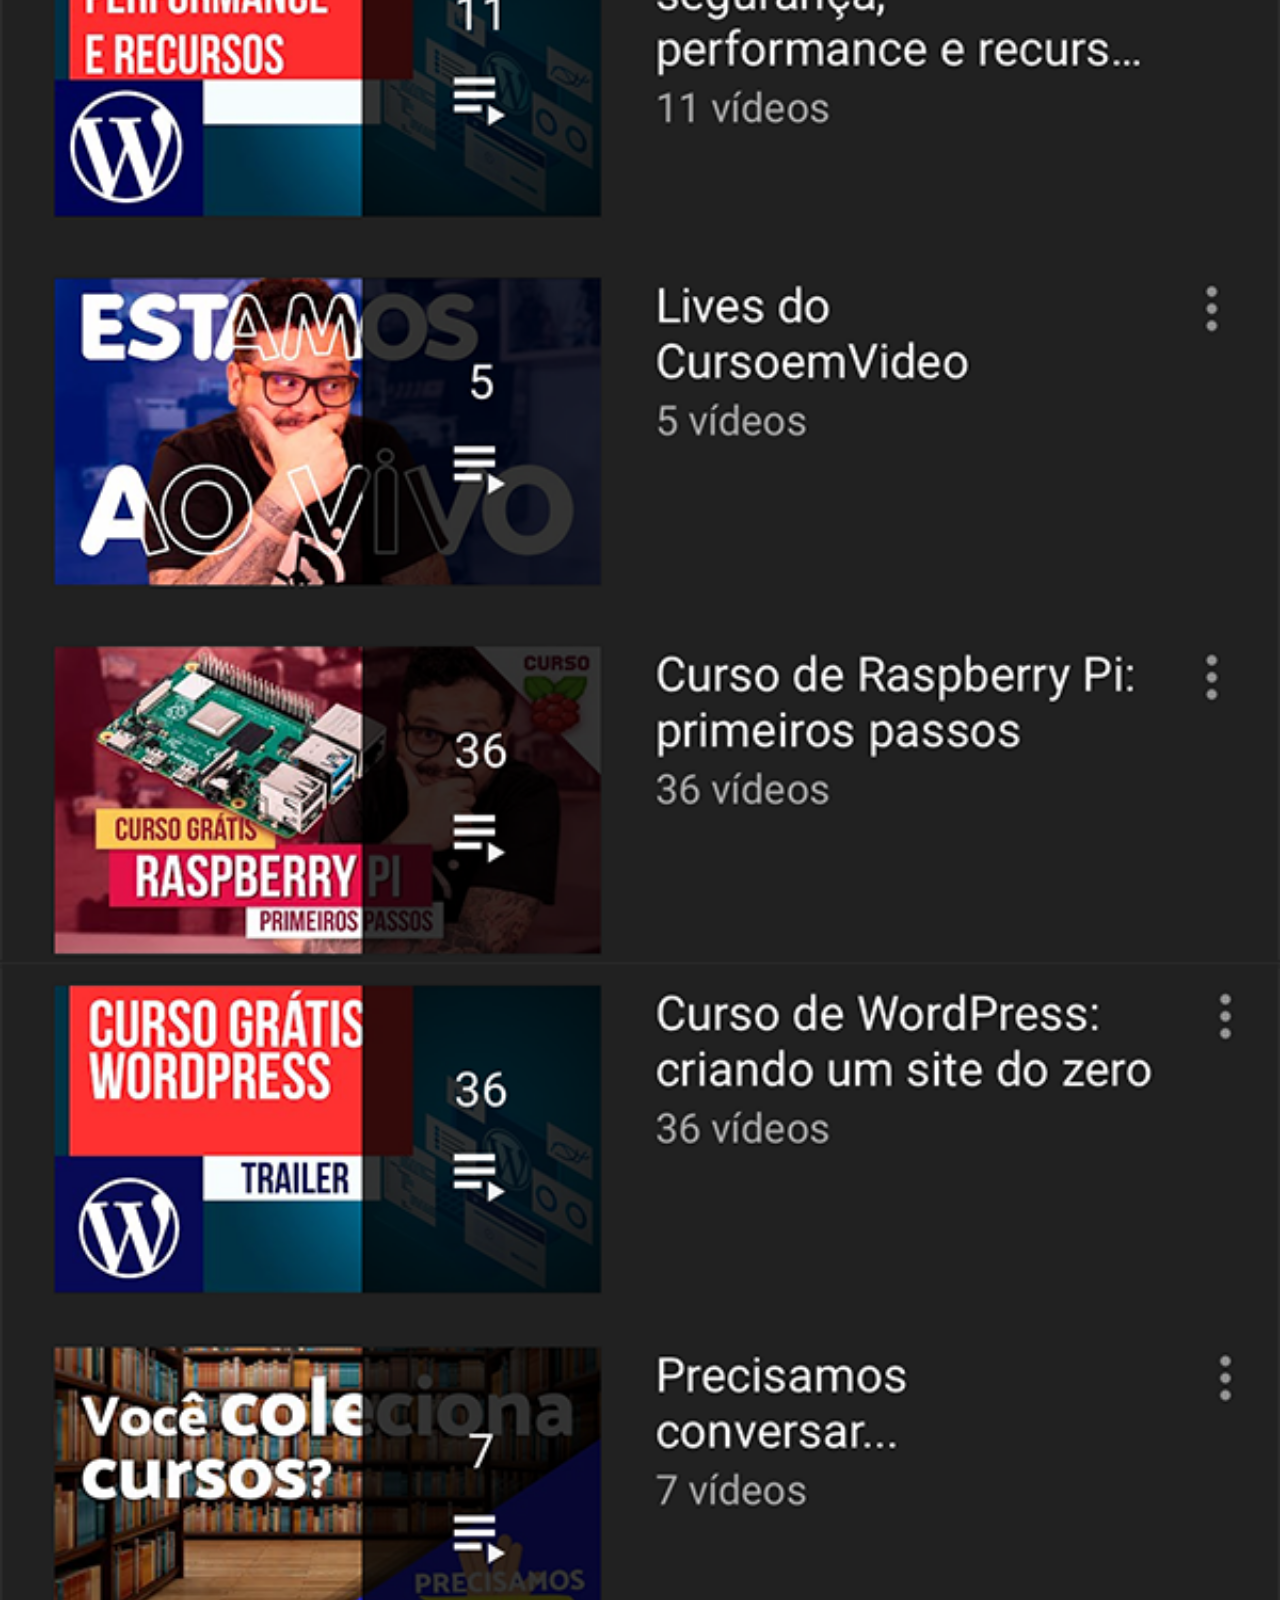
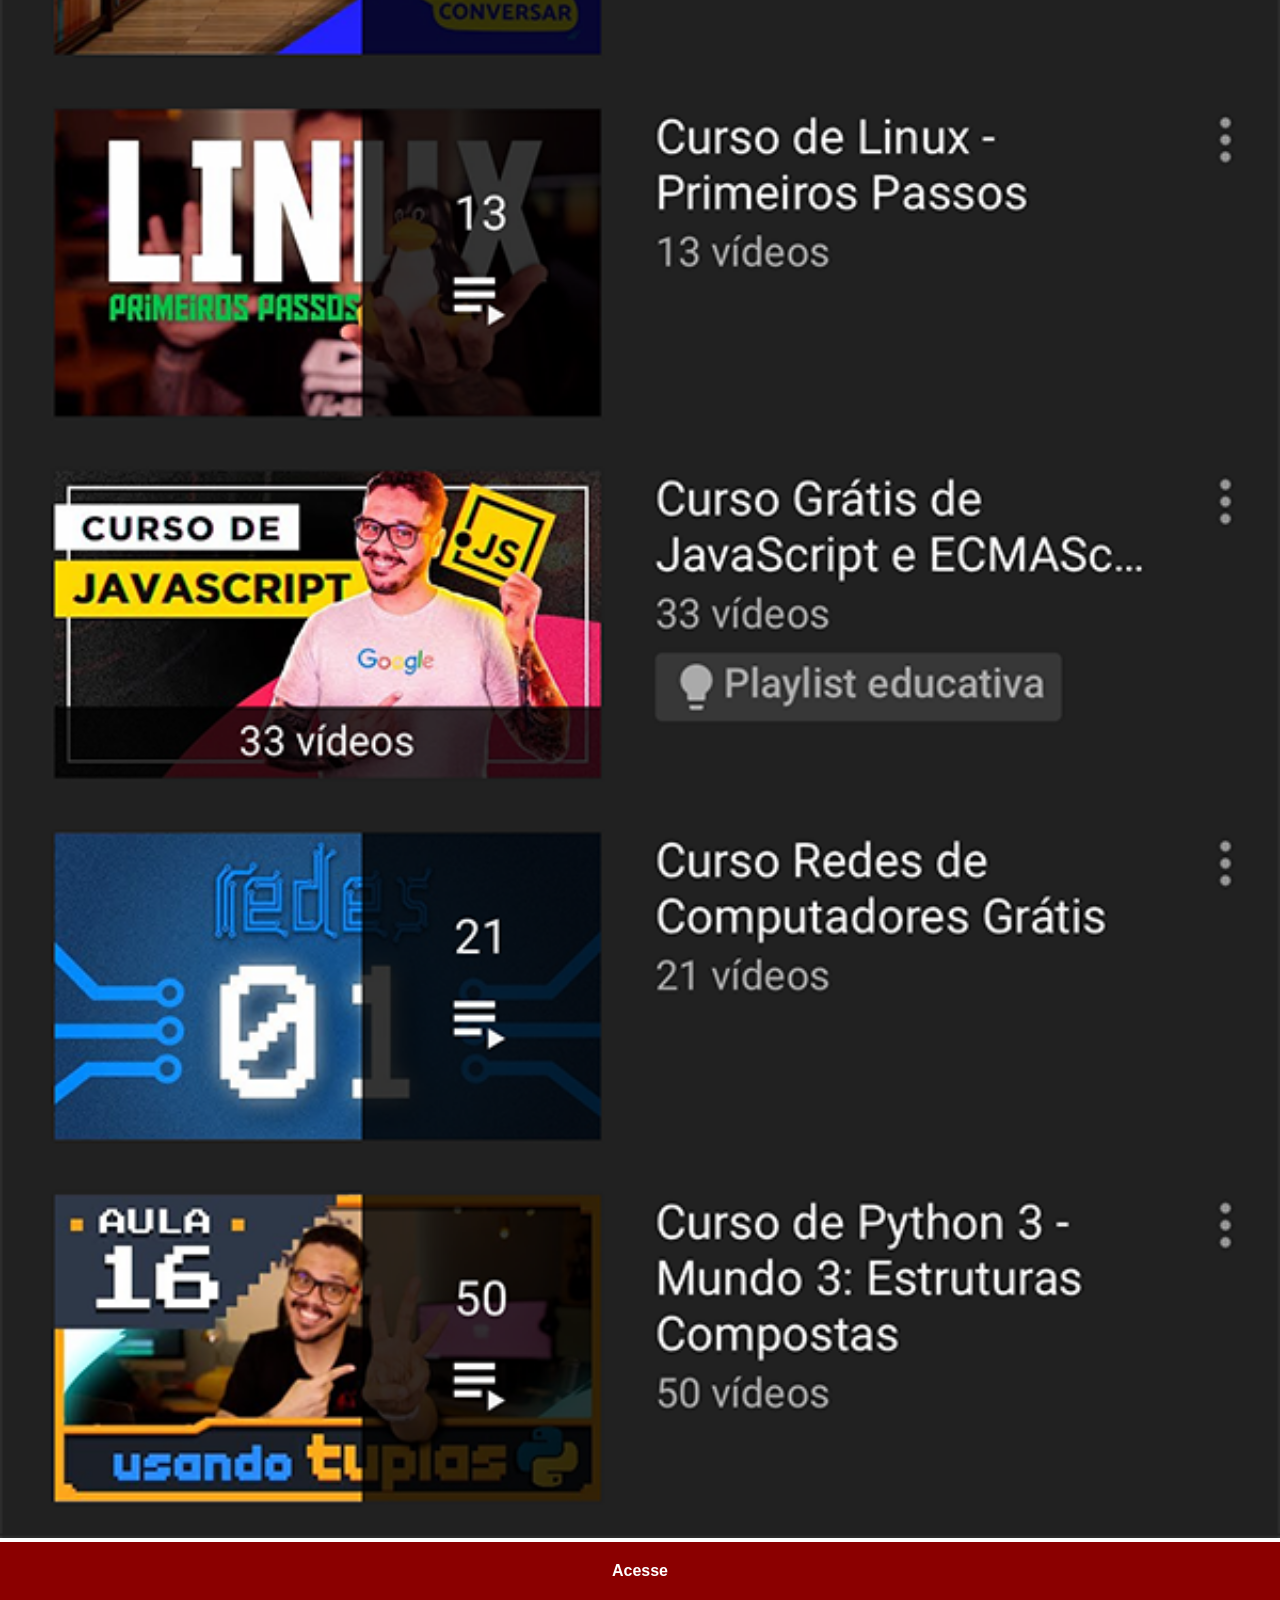
<file: youtube.html>
<!DOCTYPE html>
<html lang="pt-br">
<head>
    <meta charset="UTF-8">
    <meta name="viewport" content="width=device-width, initial-scale=1.0">
    <title>YouTube</title>
    <style>
        *{
            margin: 0px;
            padding: 0px;
            font-family: Arial, Helvetica, sans-serif;
        }
        ::-webkit-scrollbar{
            width: 0px;
            height: 0px;
        }
        img{
            width: 100%;
        }
        
        a{
            display: block;
            background-color: darkred;
            color: white;
            padding: 20px;
            text-align: center;
            font-weight: bolder;
            text-decoration: solid;
        }

    </style>
</head>
<body>
    <img src="imagen/tela-youtube.png" alt="YouTube">
    <a href="https://www.youtube.com/@cursoemvideo/playlists" target="_blank">Acesse</a>
</body>
</html>
</file>
<file: estilos/style.css>
@charset "UTF8";

*{
    margin: 0px;
    padding: 0px;
    font-family: Arial, Helvetica, sans-serif;

}
html, body{
    height: 100vh;
    width: 100%;
    background-color: black;
    overflow-x: hidden;

}
body{
    background: url(../imagen/fundo-madeira.jpg) no-repeat top center;
    background-size: cover;
    background-attachment: fixed;
}
main{
    height: 100vh;
    width: 100%;
    position: relative;

}
#telefone{
    position: absolute;
    top: 50%;
    left: 50%;
    transform: translate(-50%, -50%);
    

    height: 627px;
    width: 311px;
    background-color: aqua;
    background: url(../imagen/frame-iphone.png) no-repeat;
}
#tela{
    position: relative;
    top: 80px;
    left: 22px;
    width: 269px;
    height: 471px;

}
#redes-sociais img{
    height: 50px;
    margin: 10px;
    border-radius: 50%;
    box-sizing: border-box;
}
#redes-sociais{
    text-align: right;
    
}
section#redes-sociais img:hover{
    border: 2px solid white;
    transform: translate(-3px, -3px);
    transition: transform 0.3s;
}
</file>
